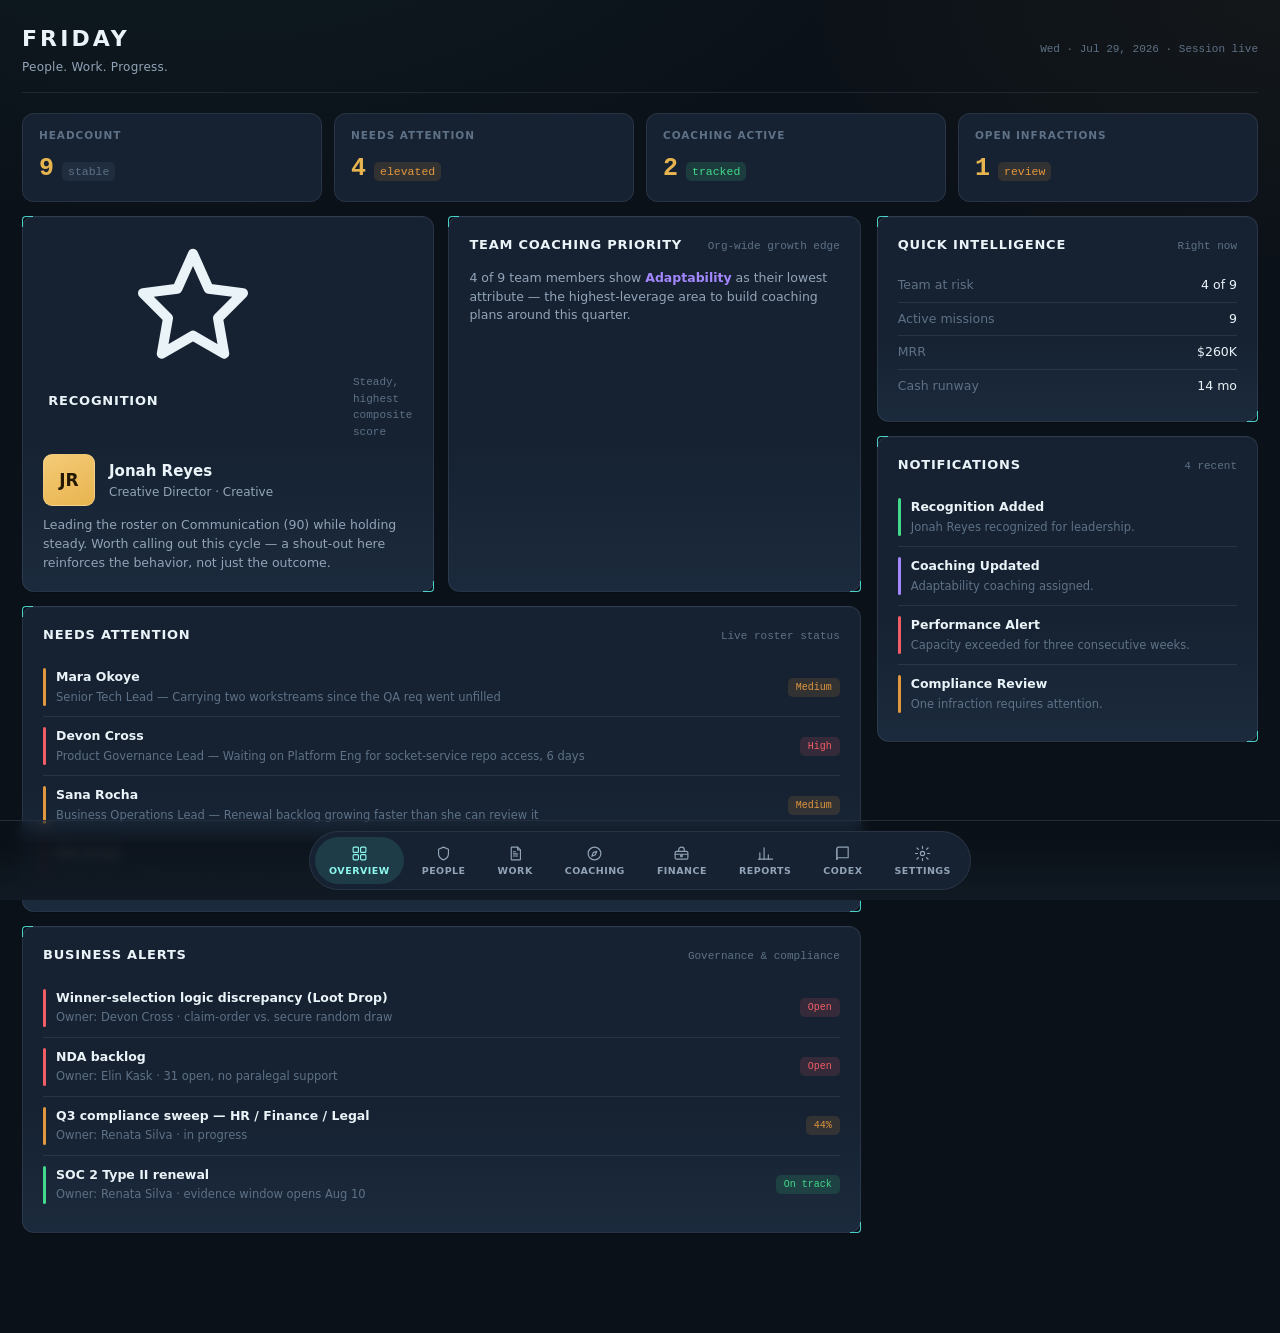
<file: frontend/index.html>
<!DOCTYPE html>
<html lang="en">
<head>
<meta charset="UTF-8">
<meta name="viewport" content="width=device-width, initial-scale=1">
<title>FRIDAY — Business Operating System</title>
<link rel="stylesheet" href="css/styles.css">
</head>
<body>

<svg style="display:none" aria-hidden="true">
  <symbol id="ic-overview" viewBox="0 0 24 24" fill="none" stroke="currentColor" stroke-width="1.6" stroke-linecap="round" stroke-linejoin="round"><rect x="3" y="3" width="7.5" height="7.5" rx="1.5"/><rect x="13.5" y="3" width="7.5" height="7.5" rx="1.5"/><rect x="3" y="13.5" width="7.5" height="7.5" rx="1.5"/><rect x="13.5" y="13.5" width="7.5" height="7.5" rx="1.5"/></symbol>
  <symbol id="ic-people" viewBox="0 0 24 24" fill="none" stroke="currentColor" stroke-width="1.6" stroke-linecap="round" stroke-linejoin="round"><path d="M12 3l7 3v6c0 4.5-3 7.5-7 9-4-1.5-7-4.5-7-9V6l7-3z"/></symbol>
  <symbol id="ic-work" viewBox="0 0 24 24" fill="none" stroke="currentColor" stroke-width="1.6" stroke-linecap="round" stroke-linejoin="round"><path d="M7 3h8l4 4v13a1 1 0 01-1 1H7a1 1 0 01-1-1V4a1 1 0 011-1z"/><path d="M15 3v4h4"/><path d="M9 12.5h6M9 15.5h6M9 9.5h3"/></symbol>
  <symbol id="ic-coaching" viewBox="0 0 24 24" fill="none" stroke="currentColor" stroke-width="1.6" stroke-linecap="round" stroke-linejoin="round"><circle cx="12" cy="12" r="9"/><path d="M15.2 8.8l-2 5-5 2 2-5z"/></symbol>
  <symbol id="ic-finance" viewBox="0 0 24 24" fill="none" stroke="currentColor" stroke-width="1.6" stroke-linecap="round" stroke-linejoin="round"><rect x="3" y="9" width="18" height="11" rx="2"/><path d="M3 13h18"/><circle cx="12" cy="15.5" r="1.3"/><path d="M8 9V7a4 4 0 018 0v2"/></symbol>
  <symbol id="ic-reports" viewBox="0 0 24 24" fill="none" stroke="currentColor" stroke-width="1.6" stroke-linecap="round" stroke-linejoin="round"><path d="M4 20V11M10 20V4M16 20v-6"/><path d="M2 20h20"/></symbol>
  <symbol id="ic-codex" viewBox="0 0 24 24" fill="none" stroke="currentColor" stroke-width="1.6" stroke-linecap="round" stroke-linejoin="round"><path d="M4 5.5A2.5 2.5 0 016.5 3H20v15H6.5A2.5 2.5 0 004 20.5z"/><path d="M4 5.5V20.5"/></symbol>
  <symbol id="ic-settings" viewBox="0 0 24 24" fill="none" stroke="currentColor" stroke-width="1.6" stroke-linecap="round" stroke-linejoin="round"><circle cx="12" cy="12" r="3"/><path d="M12 2v3M12 19v3M4.2 4.2l2.1 2.1M17.7 17.7l2.1 2.1M2 12h3M19 12h3M4.2 19.8l2.1-2.1M17.7 6.3l2.1-2.1"/></symbol>
  <symbol id="ic-target" viewBox="0 0 24 24" fill="none" stroke="currentColor" stroke-width="1.6"><circle cx="12" cy="12" r="8"/><circle cx="12" cy="12" r="4"/><circle cx="12" cy="12" r="0.6" fill="currentColor"/></symbol>
  <symbol id="ic-lock" viewBox="0 0 24 24" fill="none" stroke="currentColor" stroke-width="1.6" stroke-linecap="round" stroke-linejoin="round"><rect x="4" y="10" width="16" height="10" rx="2"/><path d="M8 10V7a4 4 0 018 0v3"/></symbol>
  <symbol id="ic-unlock" viewBox="0 0 24 24" fill="none" stroke="currentColor" stroke-width="1.6" stroke-linecap="round" stroke-linejoin="round"><rect x="4" y="10" width="16" height="10" rx="2"/><path d="M8 10V7a4 4 0 017.8-1.3"/></symbol>
  <symbol id="ic-star" viewBox="0 0 24 24" fill="none" stroke="currentColor" stroke-width="1.6" stroke-linecap="round" stroke-linejoin="round"><path d="M12 3l2.5 5.6L20 9.3l-4 4 1 5.7-5-2.9-5 2.9 1-5.7-4-4 5.5-.7z"/></symbol>
  <symbol id="ic-bell" viewBox="0 0 24 24" fill="none" stroke="currentColor" stroke-width="1.6" stroke-linecap="round" stroke-linejoin="round"><path d="M6 10a6 6 0 0112 0c0 5 2 6 2 6H4s2-1 2-6z"/><path d="M10 20a2 2 0 004 0"/></symbol>
</svg>

<div class="app-shell">

  <header class="top-header">
    <div class="brand">
      <div class="wordmark">FRIDAY</div>
      <div class="tagline">People. Work. Progress.</div>
    </div>
    <div class="clock">Wed · Jul 29, 2026 · Session live</div>
  </header>

  <!-- ================= OVERVIEW ================= -->
  <main class="section-view" id="view-overview">
    <section class="kpi-row" id="ovKpiRow"></section>
    <div class="overview-layout" style="margin-top:14px;">
      <div style="display:flex;flex-direction:column;gap:14px;">
        <section class="grid-2">
          <div class="frame" id="ovRecognition"></div>
          <div class="frame" id="ovCoachingPriority"></div>
        </section>
        <section class="frame">
          <div class="frame-head"><h3>Needs Attention</h3><div class="hint">Live roster status</div></div>
          <div class="list-rows" id="ovAttentionList"></div>
        </section>
        <section class="frame">
          <div class="frame-head"><h3>Business Alerts</h3><div class="hint">Governance &amp; compliance</div></div>
          <div class="list-rows" id="ovAlertsList"></div>
        </section>
      </div>
      <aside style="display:flex;flex-direction:column;gap:14px;">
        <div class="frame">
          <div class="frame-head"><h3>Quick Intelligence</h3><div class="hint">Right now</div></div>
          <div class="record-kv" id="ovQuickIntel"></div>
        </div>
        <div class="frame">
          <div class="frame-head"><h3>Notifications</h3><div class="hint" id="ovNotifCount"></div></div>
          <div class="list-rows" id="ovNotifications"></div>
        </div>
      </aside>
    </div>
  </main>

  <!-- ================= PEOPLE ================= -->
  <main class="section-view" id="view-people" hidden>
    <div class="people-layout">
      <div>
        <div class="frame" style="margin-bottom:12px;">
          <div class="rail-head"><span class="rail-title">Needs Attention</span><span class="rail-count" id="peopleActiveCount"></span></div>
          <div class="list-rows" id="peopleActiveList" style="display:flex;flex-direction:column;gap:8px;"></div>
        </div>
        <div class="frame">
          <div class="rail-head"><span class="rail-title">Steady</span><span class="rail-count" id="peopleBenchCount"></span></div>
          <div class="bench-tiles" id="peopleBenchTiles"></div>
        </div>
      </div>
      <div class="frame profile-panel" id="profilePanel"></div>
    </div>
    <p class="footnote" style="margin-top:14px;">Sample roster — illustrative placeholder data for prototyping. Coaching quests and Personal Record entries you add persist only for this browser session.</p>
  </main>

  <!-- ================= WORK ================= -->
  <main class="section-view" id="view-work" hidden>
    <section class="kpi-row" id="workKpiRow"></section>
    <section class="grid-2" style="margin-top:14px;">
      <div class="frame span-2">
        <div class="frame-head"><h3>Active Missions</h3><div class="hint">Priority-ranked</div></div>
        <div id="workProjectList" style="display:flex;flex-direction:column;gap:12px;"></div>
      </div>
      <div class="frame">
        <div class="frame-head"><h3>Company Activity</h3><div class="hint">Meetings + work moving</div></div>
        <div class="list-rows" id="workActivity"></div>
      </div>
      <div class="frame">
        <div class="frame-head"><h3>Compliance &amp; Governance</h3><div class="hint" id="workComplianceHint"></div></div>
        <div class="list-rows" id="workCompliance"></div>
      </div>
    </section>
  </main>

  <!-- ================= COACHING ================= -->
  <main class="section-view" id="view-coaching" hidden>
    <section class="grid-2">
      <div class="frame" id="coachRecognition"></div>
      <div class="frame" id="coachPriority"></div>
    </section>
    <section class="frame" style="margin-top:14px;">
      <div class="frame-head"><h3>Active Coaching Across the Org</h3><div class="hint" id="coachActiveHint"></div></div>
      <div id="coachActiveList" style="display:flex;flex-direction:column;gap:10px;"></div>
    </section>
    <section class="frame" style="margin-top:14px;">
      <div class="frame-head"><h3>Coaching History</h3><div class="hint">Closed with a logged outcome</div></div>
      <div id="coachHistoryList" style="display:flex;flex-direction:column;gap:10px;"></div>
    </section>
  </main>

  <!-- ================= FINANCE ================= -->
  <main class="section-view" id="view-finance" hidden>
    <section class="kpi-row" id="financeKpiRow"></section>
    <section class="grid-2" style="margin-top:14px;">
      <div class="frame span-2">
        <div class="frame-head"><h3>Revenue vs. Expenses — 6 Months</h3><div class="hint">$K / month</div></div>
        <div class="legend-row">
          <span class="legend-item"><span class="legend-swatch" style="background:var(--gold)"></span>Revenue</span>
          <span class="legend-item"><span class="legend-swatch" style="background:var(--cyan)"></span>Expenses</span>
        </div>
        <div class="chart-svg-wrap" id="financeChart"></div>
      </div>
      <div class="frame">
        <div class="frame-head"><h3>Expense Breakdown</h3><div class="hint" id="financeExpenseHint"></div></div>
        <div class="seq-bars" id="financeExpenseBars"></div>
      </div>
      <div class="frame">
        <div class="frame-head"><h3>Monthly Subscriptions</h3><div class="hint" id="financeSubsHint"></div></div>
        <div class="list-rows" id="financeSubsList"></div>
      </div>
    </section>
  </main>

  <!-- ================= REPORTS ================= -->
  <main class="section-view" id="view-reports" hidden>
    <section class="grid-2">
      <div class="frame">
        <div class="frame-head"><h3>Key Indicators</h3><div class="hint">This quarter</div></div>
        <div class="kpi-row" id="reportsTiles" style="grid-template-columns:repeat(2,1fr);"></div>
      </div>
      <div class="frame">
        <div class="frame-head"><h3>Organization</h3><div class="hint">Reporting lines</div></div>
        <div class="org-mini" id="reportsOrgMini"></div>
      </div>
      <div class="frame">
        <div class="frame-head"><h3>Goals &amp; Objectives</h3><div class="hint">Lowest progress first</div></div>
        <div id="reportsGoals"></div>
      </div>
      <div class="frame">
        <div class="frame-head"><h3>Documents &amp; Assets</h3><div class="hint">Expiring / renewing soon</div></div>
        <div class="list-rows" id="reportsDocs"></div>
      </div>
    </section>
  </main>

  <!-- ================= CODEX ================= -->
  <main class="section-view" id="view-codex" hidden>
    <div class="grid-2">
      <div class="frame">
        <div class="frame-head"><h3>Status Indicators</h3><div class="hint">What each reading means</div></div>
        <div id="codexStatus"></div>
      </div>
      <div class="frame">
        <div class="frame-head"><h3>Core Attributes</h3><div class="hint">The six axes on every radar</div></div>
        <div id="codexAttributes"></div>
      </div>
      <div class="frame span-2">
        <div class="frame-head"><h3>Skill Categories</h3><div class="hint">How individual skills are grouped</div></div>
        <div id="codexSkills"></div>
      </div>
    </div>
  </main>

  <!-- ================= SETTINGS ================= -->
  <main class="section-view" id="view-settings" hidden>
    <div class="frame">
      <div class="frame-head"><h3>Settings</h3><div class="hint">Not yet wired up</div></div>
      <p class="placeholder-note">FRIDAY doesn't have real accounts, auth, or a backend yet — this is a front-end prototype running on sample data in your browser. Settings (roles, notification preferences, data sources, integrations) will live here once that foundation exists. Saying so plainly beats a settings screen that pretends to save something it can't.</p>
    </div>
  </main>

</div>

<nav class="command-bar" aria-label="Primary navigation">
  <div class="command-bar-inner" id="commandBar"></div>
</nav>

<script src="js/app.js"></script>
</body>
</html>
</file>
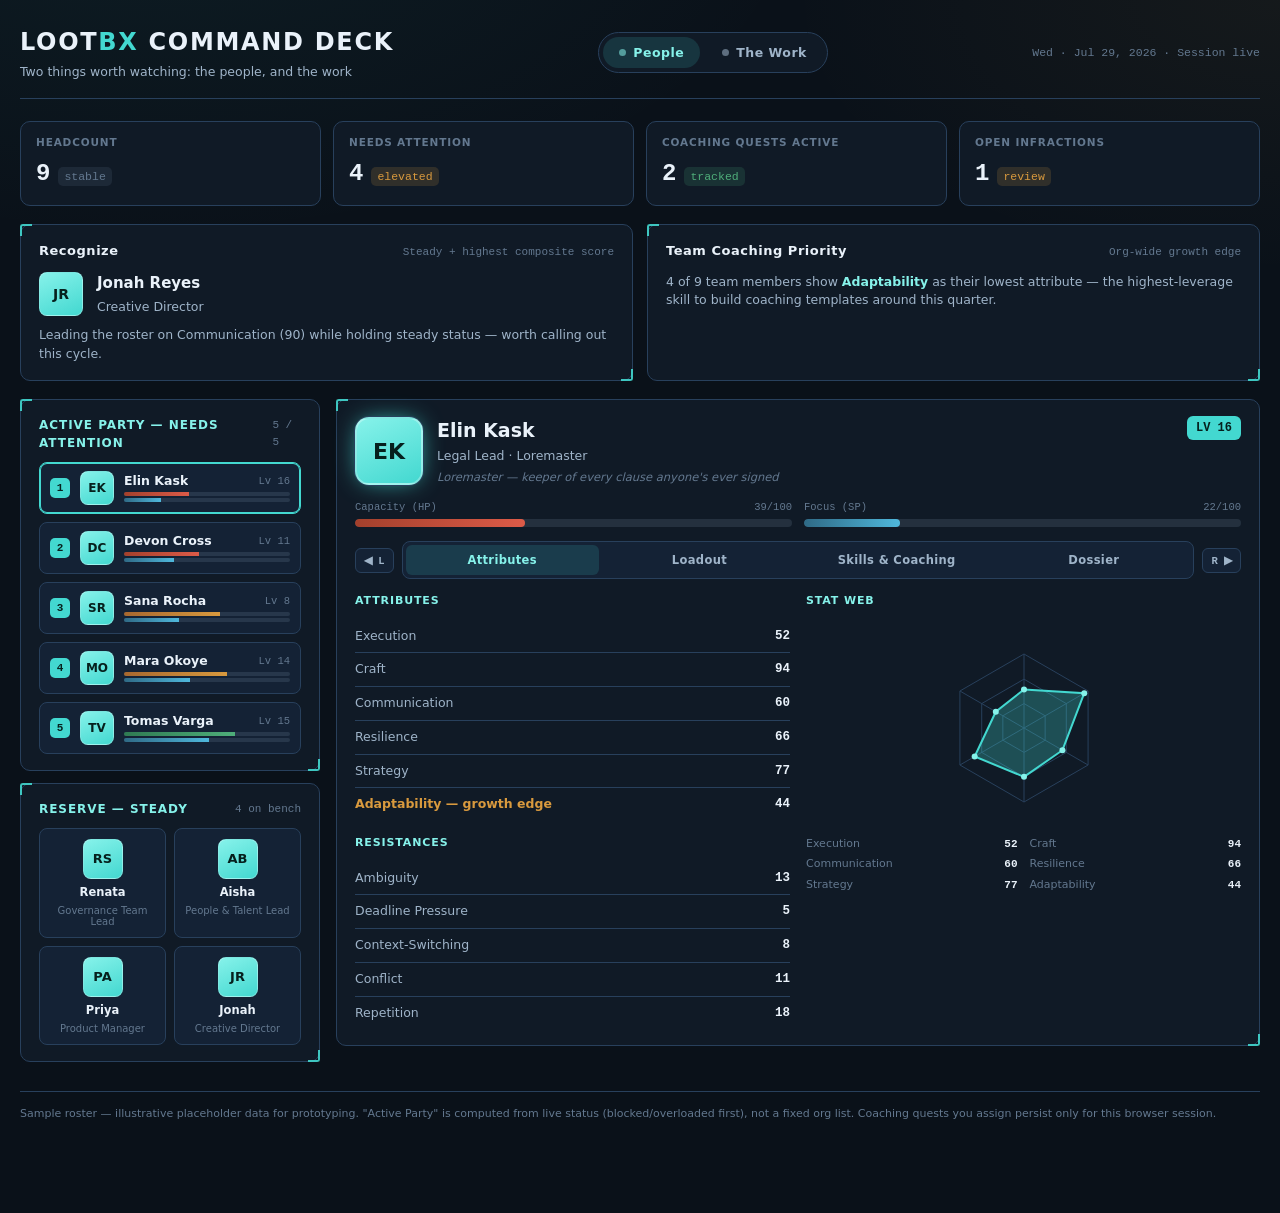
<file: command-deck.html>
<!DOCTYPE html>
<html lang="en">
<head>
<meta charset="UTF-8">
<meta name="viewport" content="width=device-width, initial-scale=1">
<title>LootBX — Command Deck</title>
<style>
  :root {
    --ground: #0a1119;
    --surface: #101a26;
    --surface-raised: #142235;
    --surface-hover: #1c2f45;
    --border: #28405c;
    --border-strong: #3c5c82;
    --text-primary: #eaf2fa;
    --text-secondary: #9fb4c9;
    --text-muted: #63788f;
    --good: #4fae7a;
    --good-soft: rgba(79, 174, 122, 0.16);
    --warning: #d99a3e;
    --warning-soft: rgba(217, 154, 62, 0.16);
    --critical: #dd5b48;
    --critical-soft: rgba(221, 91, 72, 0.16);
    --radius: 10px;
    --font-display: "Segoe UI", ui-sans-serif, system-ui, Arial, sans-serif;
    --font-body: -apple-system, "Segoe UI", ui-sans-serif, system-ui, Helvetica, Arial, sans-serif;
    --font-data: ui-monospace, "SF Mono", "Cascadia Code", Menlo, Consolas, monospace;

    /* mode accents — overridden per view container */
    --party-accent: #43d8d0;
    --party-accent-strong: #86f2ea;
    --party-accent-ink: #06201d;
    --party-accent-soft: rgba(67, 216, 208, 0.14);

    --ops-accent: #e4b24a;
    --ops-accent-strong: #f4c463;
    --ops-accent-ink: #251a04;
    --ops-accent-soft: rgba(228, 178, 74, 0.14);
  }

  * { box-sizing: border-box; }
  html, body { margin: 0; padding: 0; }
  body {
    background:
      radial-gradient(1100px 560px at 12% -8%, rgba(67,216,208,0.06), transparent 60%),
      radial-gradient(900px 500px at 100% 0%, rgba(228,178,74,0.05), transparent 55%),
      var(--ground);
    color: var(--text-primary);
    font-family: var(--font-body);
    line-height: 1.5;
    -webkit-font-smoothing: antialiased;
  }

  @media (prefers-reduced-motion: reduce) { * { animation-duration: 0.001ms !important; transition-duration: 0.001ms !important; } }

  button { cursor: pointer; font-family: inherit; }
  :focus-visible { outline: 2px solid var(--accent-strong, #86f2ea); outline-offset: 2px; }

  .shell { max-width: 1280px; margin: 0 auto; padding: 24px 20px 80px; display: flex; flex-direction: column; gap: 22px; }

  /* ---------- panel frame ---------- */
  .panel { position: relative; background: var(--surface); border: 1px solid var(--border); border-radius: var(--radius); padding: 16px 18px; }
  .panel::before, .panel::after { content: ""; position: absolute; width: 10px; height: 10px; pointer-events: none; opacity: 0.9; }
  .panel::before { top: -1px; left: -1px; border-top: 2px solid var(--accent, var(--party-accent)); border-left: 2px solid var(--accent, var(--party-accent)); border-top-left-radius: 3px; }
  .panel::after { bottom: -1px; right: -1px; border-bottom: 2px solid var(--accent, var(--party-accent)); border-right: 2px solid var(--accent, var(--party-accent)); border-bottom-right-radius: 3px; }

  .eyebrow { font-family: var(--font-display); font-size: 10.5px; font-weight: 700; letter-spacing: 0.14em; text-transform: uppercase; color: var(--text-muted); }
  h1, h2, h3 { font-family: var(--font-display); text-wrap: balance; margin: 0; }

  /* ---------- topbar + mode switch ---------- */
  .topbar { display: flex; align-items: center; justify-content: space-between; gap: 16px; flex-wrap: wrap; border-bottom: 1px solid var(--border); padding-bottom: 16px; }
  .brand { display: flex; flex-direction: column; gap: 3px; }
  .brand .mark { font-family: var(--font-display); font-weight: 800; letter-spacing: 0.07em; font-size: 24px; text-transform: uppercase; }
  .brand .mark span { color: var(--party-accent); }
  .brand .sub { color: var(--text-secondary); font-size: 12.5px; }

  .mode-switch { display: flex; gap: 6px; background: var(--surface); border: 1px solid var(--border); border-radius: 999px; padding: 4px; }
  body.ops-active .mode-switch { --accent-strong: var(--ops-accent-strong); }
  .mode-tab { border: none; background: transparent; color: var(--text-secondary); font-family: var(--font-display); font-weight: 700; font-size: 12.5px; letter-spacing: 0.04em; padding: 8px 16px; border-radius: 999px; display: flex; align-items: center; gap: 7px; transition: background 140ms ease, color 140ms ease; }
  .mode-tab .dot { width: 7px; height: 7px; border-radius: 50%; background: currentColor; opacity: 0.55; }
  .mode-tab.party-tab.active { background: var(--party-accent-soft); color: var(--party-accent-strong); }
  .mode-tab.ops-tab.active { background: var(--ops-accent-soft); color: var(--ops-accent-strong); }
  .mode-tab:not(.active):hover { color: var(--text-primary); }

  .topbar .clock { color: var(--text-muted); font-size: 11.5px; font-family: var(--font-data); }

  .mode-view[hidden] { display: none; }

  /* ================= PARTY MODE ================= */
  .party-mode { --accent: var(--party-accent); --accent-strong: var(--party-accent-strong); --accent-ink: var(--party-accent-ink); --accent-soft: var(--party-accent-soft); display: flex; flex-direction: column; gap: 18px; }

  .party-layout { display: grid; grid-template-columns: 300px 1fr; gap: 16px; align-items: start; }
  @media (max-width: 880px) { .party-layout { grid-template-columns: 1fr; } }

  .rail-head { display: flex; align-items: center; justify-content: space-between; margin-bottom: 10px; }
  .rail-title { font-family: var(--font-display); font-size: 12px; font-weight: 700; letter-spacing: 0.08em; text-transform: uppercase; color: var(--accent-strong); }
  .rail-count { font-family: var(--font-data); font-size: 11px; color: var(--text-muted); }

  .slot-list { display: flex; flex-direction: column; gap: 8px; }
  .slot-card { display: flex; align-items: center; gap: 10px; width: 100%; text-align: left; background: var(--surface-raised); border: 1px solid var(--border); border-radius: 8px; padding: 8px 10px; color: var(--text-primary); transition: border-color 130ms ease, background 130ms ease; }
  .slot-card:hover { border-color: var(--border-strong); background: var(--surface-hover); }
  .slot-card.selected { border-color: var(--accent); box-shadow: 0 0 0 1px var(--accent) inset; }
  .slot-num { width: 20px; height: 20px; border-radius: 5px; background: var(--accent); color: var(--accent-ink); font-family: var(--font-data); font-size: 11px; font-weight: 700; display: flex; align-items: center; justify-content: center; flex: 0 0 auto; }
  .portrait { width: 34px; height: 34px; border-radius: 8px; flex: 0 0 auto; display: flex; align-items: center; justify-content: center; font-family: var(--font-display); font-weight: 800; font-size: 12px; color: var(--accent-ink); background: linear-gradient(155deg, var(--accent-strong), var(--accent)); border: 1px solid rgba(255,255,255,0.25); }
  .slot-meta { min-width: 0; flex: 1; display: flex; flex-direction: column; gap: 4px; }
  .slot-name-row { display: flex; align-items: center; justify-content: space-between; gap: 6px; }
  .slot-name { font-size: 12.5px; font-weight: 700; white-space: nowrap; overflow: hidden; text-overflow: ellipsis; }
  .slot-lv { font-family: var(--font-data); font-size: 10.5px; color: var(--text-muted); flex: 0 0 auto; }
  .mini-bars { display: flex; flex-direction: column; gap: 2px; }
  .mini-track { height: 4px; border-radius: 3px; background: rgba(159,180,201,0.14); overflow: hidden; }
  .mini-fill { display: block; height: 100%; }
  .mini-fill.hp { background: linear-gradient(90deg, #2f7a52, var(--good)); }
  .mini-fill.hp.warn { background: linear-gradient(90deg, #a6672f, var(--warning)); }
  .mini-fill.hp.crit { background: linear-gradient(90deg, #a3402c, var(--critical)); }
  .mini-fill.sp { background: linear-gradient(90deg, #2f6a86, #4fb8dc); }
  .badge-tag { font-family: var(--font-data); font-size: 9px; font-weight: 700; letter-spacing: 0.03em; padding: 1px 6px; border-radius: 4px; flex: 0 0 auto; }
  .badge-tag.urgent { color: var(--critical); background: var(--critical-soft); }
  .badge-tag.steady { color: var(--good); background: var(--good-soft); }

  .roster-tiles { display: grid; grid-template-columns: repeat(2, 1fr); gap: 8px; }
  .roster-tile { display: flex; flex-direction: column; align-items: center; gap: 6px; background: var(--surface-raised); border: 1px solid var(--border); border-radius: 8px; padding: 10px 6px; color: var(--text-primary); transition: border-color 130ms ease, background 130ms ease; }
  .roster-tile:hover { border-color: var(--border-strong); background: var(--surface-hover); }
  .roster-tile.selected { border-color: var(--accent); box-shadow: 0 0 0 1px var(--accent) inset; }
  .roster-tile .portrait { width: 40px; height: 40px; font-size: 13px; }
  .roster-tile .rname { font-size: 11.5px; font-weight: 700; text-align: center; }
  .roster-tile .rrole { font-size: 10px; color: var(--text-muted); text-align: center; display: -webkit-box; -webkit-line-clamp: 2; -webkit-box-orient: vertical; overflow: hidden; }

  /* ---- detail panel ---- */
  .detail-panel { display: flex; flex-direction: column; gap: 14px; }
  .detail-header { display: flex; gap: 14px; align-items: center; }
  .detail-portrait { width: 68px; height: 68px; border-radius: 14px; flex: 0 0 auto; display: flex; align-items: center; justify-content: center; font-family: var(--font-display); font-weight: 800; font-size: 22px; color: var(--accent-ink); background: linear-gradient(155deg, var(--accent-strong), var(--accent)); border: 2px solid rgba(255,255,255,0.3); box-shadow: 0 0 0 1px var(--border), 0 0 24px -6px var(--accent); }
  .detail-id { display: flex; flex-direction: column; gap: 3px; min-width: 0; flex: 1; }
  .detail-name { font-size: 19px; font-weight: 800; }
  .detail-role { font-size: 12.5px; color: var(--text-secondary); }
  .detail-flavor { font-size: 11.5px; color: var(--text-muted); font-style: italic; }
  .detail-lv { font-family: var(--font-data); font-size: 12px; font-weight: 700; color: var(--accent-ink); background: var(--accent); padding: 3px 9px; border-radius: 6px; flex: 0 0 auto; align-self: flex-start; }

  .status-bar-row { display: grid; grid-template-columns: 1fr 1fr; gap: 12px; }
  .status-bar { display: flex; flex-direction: column; gap: 3px; }
  .status-bar-label { display: flex; justify-content: space-between; font-family: var(--font-data); font-size: 10.5px; color: var(--text-muted); }
  .bar-track { height: 8px; border-radius: 4px; background: rgba(159,180,201,0.14); overflow: hidden; }
  .bar-fill { display: block; height: 100%; border-radius: 4px; }

  /* tab bar w/ shoulder pills */
  .tab-nav { display: flex; align-items: center; gap: 8px; }
  .shoulder-btn { background: var(--surface-raised); border: 1px solid var(--border); color: var(--text-secondary); font-family: var(--font-data); font-size: 10.5px; font-weight: 700; padding: 5px 8px; border-radius: 6px; flex: 0 0 auto; }
  .shoulder-btn:hover { border-color: var(--accent); color: var(--accent-strong); }
  .tab-bar { display: flex; gap: 4px; flex: 1; background: var(--surface-raised); border: 1px solid var(--border); border-radius: 8px; padding: 3px; overflow-x: auto; }
  .tab-btn { flex: 1; white-space: nowrap; background: transparent; border: none; color: var(--text-secondary); font-family: var(--font-display); font-size: 11.5px; font-weight: 700; letter-spacing: 0.03em; padding: 8px 10px; border-radius: 6px; }
  .tab-btn.active { background: var(--accent-soft); color: var(--accent-strong); }
  .tab-btn:not(.active):hover { color: var(--text-primary); }

  .tab-content { display: grid; grid-template-columns: 1fr 1fr; gap: 16px; }
  @media (max-width: 720px) { .tab-content { grid-template-columns: 1fr; } }
  .tab-content.single { grid-template-columns: 1fr; }

  .subpanel-title { font-family: var(--font-display); font-size: 11px; font-weight: 700; letter-spacing: 0.08em; text-transform: uppercase; color: var(--accent-strong); margin-bottom: 10px; }

  .attr-list { display: flex; flex-direction: column; }
  .attr-row { display: flex; align-items: center; justify-content: space-between; padding: 7px 0; border-bottom: 1px solid var(--border); font-size: 12.5px; }
  .attr-row:last-child { border-bottom: none; }
  .attr-row .aname { color: var(--text-secondary); }
  .attr-row .aval { font-family: var(--font-data); font-weight: 700; color: var(--text-primary); }

  .radar-wrap { display: flex; flex-direction: column; align-items: center; gap: 8px; }
  .radar-wrap svg { max-width: 100%; height: auto; }
  .radar-legend { display: grid; grid-template-columns: repeat(2, 1fr); gap: 4px 12px; width: 100%; font-size: 11px; }
  .radar-legend-item { display: flex; justify-content: space-between; color: var(--text-muted); }
  .radar-legend-item b { color: var(--text-primary); font-family: var(--font-data); }

  .loadout-list { display: flex; flex-direction: column; }
  .loadout-row { display: flex; align-items: center; gap: 10px; padding: 8px 0; border-bottom: 1px solid var(--border); }
  .loadout-row:last-child { border-bottom: none; }
  .loadout-icon { width: 26px; height: 26px; border-radius: 6px; background: var(--surface-raised); border: 1px solid var(--border); display: flex; align-items: center; justify-content: center; flex: 0 0 auto; color: var(--accent-strong); }
  .loadout-icon svg { width: 14px; height: 14px; }
  .loadout-text { flex: 1; min-width: 0; display: flex; flex-direction: column; gap: 1px; }
  .loadout-slot { font-size: 10px; text-transform: uppercase; letter-spacing: 0.05em; color: var(--text-muted); }
  .loadout-name { font-size: 12.5px; font-weight: 600; overflow: hidden; text-overflow: ellipsis; white-space: nowrap; }
  .loadout-name.empty { color: var(--text-muted); font-style: italic; font-weight: 400; }
  .loadout-power { font-family: var(--font-data); font-size: 12px; color: var(--accent-strong); font-weight: 700; flex: 0 0 auto; }

  .buffer-line { display: flex; justify-content: space-between; align-items: center; margin-top: 10px; padding-top: 10px; border-top: 1px dashed var(--border); font-size: 12px; color: var(--text-secondary); }
  .buffer-line b { color: var(--accent-strong); font-family: var(--font-data); }

  .skills-grid { display: grid; grid-template-columns: repeat(auto-fill, minmax(150px, 1fr)); gap: 10px; }
  .skill-tile { background: var(--surface-raised); border: 1px solid var(--border); border-radius: 8px; padding: 10px; display: flex; flex-direction: column; gap: 6px; }
  .skill-name { font-size: 12px; font-weight: 700; }
  .pip-row { display: flex; gap: 3px; }
  .pip { width: 12px; height: 6px; border-radius: 2px; background: rgba(159,180,201,0.18); }
  .pip.filled { background: var(--accent); }

  .coach-list { display: flex; flex-direction: column; gap: 8px; margin-top: 12px; }
  .coach-item { background: var(--surface-raised); border: 1px solid var(--border); border-radius: 8px; padding: 9px 11px; display: flex; flex-direction: column; gap: 3px; }
  .coach-item .head { display: flex; justify-content: space-between; gap: 8px; font-size: 12px; font-weight: 700; color: var(--accent-strong); }
  .coach-item .evidence { font-size: 11.5px; color: var(--text-secondary); }
  .coach-item .due { font-family: var(--font-data); font-size: 10px; color: var(--text-muted); }
  .coach-empty { font-size: 12px; color: var(--text-muted); font-style: italic; }

  .coach-form { display: flex; flex-direction: column; gap: 9px; margin-top: 12px; }
  .field { display: flex; flex-direction: column; gap: 4px; }
  .field label { font-size: 10.5px; text-transform: uppercase; letter-spacing: 0.05em; color: var(--text-muted); font-weight: 600; }
  .field select, .field input, .field textarea { background: var(--ground); border: 1px solid var(--border); color: var(--text-primary); border-radius: 6px; padding: 7px 9px; font-family: var(--font-body); font-size: 12.5px; }
  .field select:focus, .field input:focus, .field textarea:focus { border-color: var(--accent); }
  .field textarea { resize: vertical; min-height: 50px; }
  .submit-btn { background: var(--accent); color: var(--accent-ink); border: none; border-radius: 7px; padding: 9px 14px; font-weight: 700; font-size: 12.5px; font-family: var(--font-display); letter-spacing: 0.03em; }
  .submit-btn:hover { background: var(--accent-strong); }

  .roles-kv { display: flex; flex-direction: column; }
  .kv-row { display: flex; justify-content: space-between; gap: 10px; padding: 7px 0; border-bottom: 1px solid var(--border); font-size: 12.5px; }
  .kv-row:last-child { border-bottom: none; }
  .kv-row .k { color: var(--text-muted); }
  .kv-row .v { color: var(--text-primary); text-align: right; }
  .chip-list { display: flex; flex-wrap: wrap; gap: 6px; margin-top: 4px; }
  .plain-chip { font-size: 11px; background: var(--surface-raised); border: 1px solid var(--border); border-radius: 6px; padding: 3px 8px; color: var(--text-secondary); }

  /* ================= OPS MODE ================= */
  .ops-mode { --accent: var(--ops-accent); --accent-strong: var(--ops-accent-strong); --accent-ink: var(--ops-accent-ink); --accent-soft: var(--ops-accent-soft); display: flex; flex-direction: column; gap: 18px; }

  .kpi-row { display: grid; grid-template-columns: repeat(4, 1fr); gap: 12px; }
  @media (max-width: 900px) { .kpi-row { grid-template-columns: repeat(2, 1fr); } }
  .kpi { background: var(--surface); border: 1px solid var(--border); border-radius: var(--radius); padding: 13px 15px; display: flex; flex-direction: column; gap: 5px; }
  .kpi .label { font-size: 10.5px; text-transform: uppercase; letter-spacing: 0.08em; color: var(--text-muted); font-weight: 600; }
  .kpi .value-row { display: flex; align-items: baseline; gap: 8px; }
  .kpi .value { font-family: var(--font-data); font-variant-numeric: tabular-nums; font-size: 24px; font-weight: 600; }
  .kpi .delta { font-size: 11.5px; font-family: var(--font-data); padding: 1px 6px; border-radius: 5px; }
  .delta.good { color: var(--good); background: var(--good-soft); }
  .delta.warning { color: var(--warning); background: var(--warning-soft); }
  .delta.flat { color: var(--text-muted); background: rgba(99,120,143,0.16); }

  .ops-grid { display: grid; grid-template-columns: repeat(2, 1fr); gap: 14px; }
  @media (max-width: 900px) { .ops-grid { grid-template-columns: 1fr; } }
  .ops-grid .span2 { grid-column: 1 / -1; }

  .panel-head { display: flex; align-items: baseline; justify-content: space-between; gap: 10px; margin-bottom: 12px; }
  .panel-head h3 { font-size: 13px; letter-spacing: 0.04em; }
  .panel-head .hint { font-size: 11px; color: var(--text-muted); font-family: var(--font-data); }

  .chart-svg-wrap { overflow-x: auto; }
  .legend-row { display: flex; gap: 14px; margin-bottom: 10px; font-size: 11.5px; }
  .legend-item { display: flex; align-items: center; gap: 6px; color: var(--text-secondary); }
  .legend-swatch { width: 10px; height: 10px; border-radius: 3px; }

  .seq-bars { display: flex; flex-direction: column; gap: 10px; }
  .seq-row { display: flex; flex-direction: column; gap: 3px; }
  .seq-label-row { display: flex; justify-content: space-between; font-size: 12px; }
  .seq-label-row .n { color: var(--text-secondary); }
  .seq-label-row .v { font-family: var(--font-data); color: var(--text-primary); font-weight: 600; }
  .seq-track { height: 10px; border-radius: 5px; background: rgba(159,180,201,0.12); overflow: hidden; }
  .seq-fill { height: 100%; border-radius: 5px; }

  .list-rows { display: flex; flex-direction: column; }
  .list-row { display: flex; align-items: flex-start; gap: 10px; padding: 9px 0; border-bottom: 1px solid var(--border); }
  .list-row:last-child { border-bottom: none; }
  .list-row .stripe { width: 3px; align-self: stretch; border-radius: 2px; flex: 0 0 auto; }
  .stripe.good { background: var(--good); } .stripe.warning { background: var(--warning); } .stripe.critical { background: var(--critical); }
  .list-row .body { flex: 1; min-width: 0; display: flex; flex-direction: column; gap: 2px; }
  .list-row .title { font-size: 12.5px; font-weight: 600; }
  .list-row .sub { font-size: 11.5px; color: var(--text-muted); }
  .list-row .tag { font-family: var(--font-data); font-size: 10px; padding: 2px 7px; border-radius: 5px; flex: 0 0 auto; align-self: center; }
  .tag.good { color: var(--good); background: var(--good-soft); } .tag.warning { color: var(--warning); background: var(--warning-soft); } .tag.critical { color: var(--critical); background: var(--critical-soft); }

  .goal-row { display: flex; flex-direction: column; gap: 4px; padding: 8px 0; border-bottom: 1px solid var(--border); }
  .goal-row:last-child { border-bottom: none; }
  .goal-top { display: flex; justify-content: space-between; font-size: 12.5px; }
  .goal-top .owner { color: var(--text-muted); font-size: 11px; }

  .report-tiles { display: grid; grid-template-columns: repeat(2, 1fr); gap: 10px; }
  .report-tile { background: var(--surface-raised); border: 1px solid var(--border); border-radius: 8px; padding: 12px; display: flex; flex-direction: column; gap: 3px; }
  .report-tile .rt-label { font-size: 11px; color: var(--text-muted); }
  .report-tile .rt-value { font-family: var(--font-data); font-size: 19px; font-weight: 700; }

  .org-mini { display: flex; flex-direction: column; align-items: center; gap: 10px; }
  .org-node { border: 1px solid var(--border); background: var(--surface-raised); border-radius: 7px; padding: 6px 12px; font-size: 12px; font-weight: 700; text-align: center; }
  .org-branches { display: flex; gap: 24px; position: relative; padding-top: 18px; }
  .org-branches::before { content: ""; position: absolute; top: 0; left: 50%; width: 1px; height: 18px; background: var(--border-strong); }
  .org-col { display: flex; flex-direction: column; align-items: center; gap: 8px; position: relative; }
  .org-col::before { content: ""; position: absolute; top: -18px; left: 50%; width: 1px; height: 18px; background: var(--border-strong); }
  .org-leaf-group { display: flex; flex-wrap: wrap; justify-content: center; gap: 6px; max-width: 220px; }
  .org-leaf { font-size: 10.5px; background: var(--surface); border: 1px solid var(--border); border-radius: 6px; padding: 4px 8px; color: var(--text-secondary); }
  .org-leaf.sub { border-style: dashed; }

  .footnote { font-size: 11px; color: var(--text-muted); border-top: 1px solid var(--border); padding-top: 14px; }
</style>
</head>
<body>

<svg style="display:none" aria-hidden="true">
  <symbol id="ic-sword" viewBox="0 0 24 24" fill="none" stroke="currentColor" stroke-width="2" stroke-linecap="round" stroke-linejoin="round"><path d="M14.5 3.5L20.5 9.5 10 20l-4-4z"/><path d="M7 17l-4 4"/><path d="M13 6l5 5"/></symbol>
  <symbol id="ic-shieldeq" viewBox="0 0 24 24" fill="none" stroke="currentColor" stroke-width="2" stroke-linecap="round" stroke-linejoin="round"><path d="M12 3l7 3v6c0 4.5-3 7.5-7 9-4-1.5-7-4.5-7-9V6l7-3z"/></symbol>
  <symbol id="ic-book" viewBox="0 0 24 24" fill="none" stroke="currentColor" stroke-width="2" stroke-linecap="round" stroke-linejoin="round"><path d="M4 5.5A2.5 2.5 0 016.5 3H20v15H6.5A2.5 2.5 0 004 20.5z"/><path d="M4 5.5V20.5"/></symbol>
  <symbol id="ic-medal" viewBox="0 0 24 24" fill="none" stroke="currentColor" stroke-width="2" stroke-linecap="round" stroke-linejoin="round"><circle cx="12" cy="14" r="6"/><path d="M9 3l3 6 3-6"/></symbol>
  <symbol id="ic-gear" viewBox="0 0 24 24" fill="none" stroke="currentColor" stroke-width="2" stroke-linecap="round" stroke-linejoin="round"><circle cx="12" cy="12" r="3"/><path d="M12 2v3M12 19v3M4.2 4.2l2.1 2.1M17.7 17.7l2.1 2.1M2 12h3M19 12h3M4.2 19.8l2.1-2.1M17.7 6.3l2.1-2.1"/></symbol>
  <symbol id="ic-target" viewBox="0 0 24 24" fill="none" stroke="currentColor" stroke-width="2"><circle cx="12" cy="12" r="8"/><circle cx="12" cy="12" r="4"/><circle cx="12" cy="12" r="0.6" fill="currentColor"/></symbol>
</svg>

<div class="shell">

  <header class="topbar">
    <div class="brand">
      <div class="mark">Loot<span>BX</span> Command Deck</div>
      <div class="sub">Two things worth watching: the people, and the work</div>
    </div>
    <div class="mode-switch" role="tablist" aria-label="Deck">
      <button class="mode-tab party-tab active" id="tabPartyBtn" role="tab" aria-selected="true"><span class="dot"></span>People</button>
      <button class="mode-tab ops-tab" id="tabOpsBtn" role="tab" aria-selected="false"><span class="dot"></span>The Work</button>
    </div>
    <div class="clock">Wed · Jul 29, 2026 · Session live</div>
  </header>

  <!-- ================= PARTY VIEW ================= -->
  <main class="mode-view party-mode" id="partyView">
    <section class="kpi-row" id="peopleKpiRow"></section>
    <section class="ops-grid">
      <div class="panel" id="recognizePanel"></div>
      <div class="panel" id="coachPriorityPanel"></div>
    </section>
    <div class="party-layout">
      <div>
        <div class="panel" style="margin-bottom:12px;">
          <div class="rail-head"><span class="rail-title">Active Party — needs attention</span><span class="rail-count" id="activeCount"></span></div>
          <div class="slot-list" id="slotList"></div>
        </div>
        <div class="panel">
          <div class="rail-head"><span class="rail-title">Reserve — steady</span><span class="rail-count" id="reserveCount"></span></div>
          <div class="roster-tiles" id="reserveTiles"></div>
        </div>
      </div>

      <div class="panel detail-panel" id="detailPanel"></div>
    </div>
    <p class="footnote">Sample roster — illustrative placeholder data for prototyping. "Active Party" is computed from live status (blocked/overloaded first), not a fixed org list. Coaching quests you assign persist only for this browser session.</p>
  </main>

  <!-- ================= OPS VIEW ================= -->
  <main class="mode-view ops-mode" id="opsView" hidden>
    <section class="kpi-row" id="opsKpiRow"></section>

    <section class="ops-grid">
      <div class="panel span2">
        <div class="panel-head"><h3>Finance &amp; P&amp;L — last 6 months</h3><div class="hint">$K / month</div></div>
        <div class="legend-row">
          <span class="legend-item"><span class="legend-swatch" style="background:var(--accent)"></span>Revenue</span>
          <span class="legend-item"><span class="legend-swatch" style="background:#5c7ea3"></span>Expenses</span>
        </div>
        <div class="chart-svg-wrap" id="plChart"></div>
      </div>

      <div class="panel">
        <div class="panel-head"><h3>Expense Breakdown — Jul</h3><div class="hint" id="expenseTotalHint"></div></div>
        <div class="seq-bars" id="expenseBars"></div>
      </div>

      <div class="panel">
        <div class="panel-head"><h3>Monthly Subscriptions</h3><div class="hint" id="subsTotalHint"></div></div>
        <div class="list-rows" id="subsList"></div>
      </div>

      <div class="panel span2">
        <div class="panel-head"><h3>Company Activity</h3><div class="hint">Meetings set + work moving</div></div>
        <div class="list-rows" id="activityFeed"></div>
      </div>

      <div class="panel">
        <div class="panel-head"><h3>Infractions &amp; Compliance</h3><div class="hint" id="complianceCountHint"></div></div>
        <div class="list-rows" id="complianceList"></div>
      </div>

      <div class="panel">
        <div class="panel-head"><h3>Notifications &amp; Approvals</h3><div class="hint">Pending queue</div></div>
        <div class="list-rows" id="approvalList"></div>
      </div>

      <div class="panel">
        <div class="panel-head"><h3>Goals &amp; Objectives</h3><div class="hint">Lowest progress first</div></div>
        <div id="goalList"></div>
      </div>

      <div class="panel">
        <div class="panel-head"><h3>Documents &amp; Assets</h3><div class="hint">Expiring / renewing soon</div></div>
        <div class="list-rows" id="docList"></div>
      </div>

      <div class="panel">
        <div class="panel-head"><h3>Reports &amp; Analytics</h3><div class="hint">Quick reference</div></div>
        <div class="report-tiles" id="reportTiles"></div>
      </div>

      <div class="panel">
        <div class="panel-head"><h3>Organization Management</h3><div class="hint">Reporting lines</div></div>
        <div class="org-mini" id="orgMini"></div>
      </div>
    </section>
    <p class="footnote">Finance, compliance, document, attendance and turnover figures are illustrative placeholders for prototyping — wire to real payroll/finance/legal/HRIS sources before relying on them.</p>
  </main>

</div>

<script>
(function () {
  "use strict";

  var STATS = ["Execution", "Craft", "Communication", "Resilience", "Strategy", "Adaptability"];

  var people = [
    { id:"mara", name:"Mara Okoye", role:"Senior Tech Lead", cls:"Architect-Mage", level:14,
      hp:62, hpMax:100, sp:40, spMax:100,
      stats:{Execution:85,Craft:88,Communication:62,Resilience:58,Strategy:66,Adaptability:71},
      resistances:{Ambiguity:12,"Deadline Pressure":9,"Context-Switching":6,Conflict:10,Repetition:14},
      loadout:[
        {slot:"Primary Focus", name:"Loot Drop Socket Migration", power:18},
        {slot:"Secondary Focus", name:"Platform Reliability", power:14},
        {slot:"Core Toolkit", name:"Systems Architecture", power:17},
        {slot:"Certification", name:"AWS Solutions Architect", power:12},
        {slot:"Support Process", name:"On-call Rotation", power:10}
      ],
      skills:[{name:"System Design",lvl:5},{name:"Mentorship",lvl:2},{name:"Incident Response",lvl:4},{name:"Cross-team Comms",lvl:2},{name:"Roadmapping",lvl:3}],
      roles:{reportsTo:"CTO", directReports:["2 backend engineers","1 SRE"], tenure:"3.4 yrs", orgLabel:"Tech"},
      flavor:"Architect-Mage — turns tangled systems into clean spellwork",
      buffer:38, quest:{title:"Loot Drop socket-service migration", progress:58},
      struggle:"Carrying two workstreams since the QA req went unfilled",
      nextCheckin:{date:"Jul 30", type:"1:1"},
      infractions:[],
      leave:{balance:9, takenYTD:6, upcoming:null},
      coaching:[{skill:"Communication", goal:"Present the Q1 architecture review without over-explaining edge cases", evidence:"Q1 review ran 40 minutes over its slot", due:"Apr 2026", status:"completed", outcome:"Q2 review finished on time; peer feedback improved"}] },

    { id:"priya", name:"Priya Anand", role:"Product Manager", cls:"Tactician", level:9,
      hp:84, hpMax:100, sp:75, spMax:100,
      stats:{Execution:70,Craft:75,Communication:88,Resilience:73,Strategy:78,Adaptability:80},
      resistances:{Ambiguity:17,"Deadline Pressure":10,"Context-Switching":15,Conflict:9,Repetition:7},
      loadout:[
        {slot:"Primary Focus", name:"Loot Drop v2 Reward Spec", power:11},
        {slot:"Secondary Focus", name:"Roadmap Planning", power:10},
        {slot:"Core Toolkit", name:"Product Analytics Suite", power:12},
        {slot:"Certification", name:"None on file", power:0},
        {slot:"Support Process", name:"Backlog Grooming", power:8}
      ],
      skills:[{name:"Spec Writing",lvl:4},{name:"Prioritization",lvl:4},{name:"User Research",lvl:3},{name:"Stakeholder Alignment",lvl:4},{name:"Data Analysis",lvl:3}],
      roles:{reportsTo:"CTO", directReports:[], tenure:"1.9 yrs", orgLabel:"Product"},
      flavor:"Tactician — sequences the plan so nobody's blocked twice",
      buffer:66, quest:{title:"Loot Drop v2 reward-type expansion spec", progress:35},
      struggle:null, nextCheckin:{date:"Aug 4", type:"goal review"},
      infractions:[],
      leave:{balance:14, takenYTD:3, upcoming:null},
      coaching:[] },

    { id:"devon", name:"Devon Cross", role:"Product Governance Lead", cls:"Auditor-Sentinel", level:11,
      hp:45, hpMax:100, sp:30, spMax:100,
      stats:{Execution:60,Craft:90,Communication:58,Resilience:55,Strategy:70,Adaptability:52},
      resistances:{Ambiguity:15,"Deadline Pressure":7,"Context-Switching":9,Conflict:8,Repetition:12},
      loadout:[
        {slot:"Primary Focus", name:"Loot Drop Governance Audit", power:16},
        {slot:"Secondary Focus", name:"Admin Panel Review", power:11},
        {slot:"Core Toolkit", name:"Code Audit Playbook", power:15},
        {slot:"Certification", name:"Security Compliance Cert", power:13},
        {slot:"Support Process", name:"Escalation Protocol", power:6}
      ],
      skills:[{name:"Root-cause Analysis",lvl:5},{name:"Technical Writing",lvl:4},{name:"Cross-team Escalation",lvl:2},{name:"Threat Modeling",lvl:3},{name:"Stakeholder Comms",lvl:2}],
      roles:{reportsTo:"COO", directReports:[], tenure:"2.1 yrs", orgLabel:"Product Gov."},
      flavor:"Auditor-Sentinel — finds the one path nobody tested",
      buffer:21, quest:{title:"Reconcile winner-selection logic — claim-order vs. secure random draw (Go socket service)", progress:70},
      struggle:"Waiting on Platform Eng for socket-service repo access, 6 days",
      nextCheckin:{date:"Jul 31", type:"blocker review"},
      infractions:[],
      leave:{balance:11, takenYTD:5, upcoming:null},
      coaching:[{skill:"Communication", goal:"Escalate cross-team blockers within 48h instead of waiting them out", evidence:"Socket-service access request sat 4 days before Devon flagged it", due:"Aug 8", status:"active"}] },

    { id:"renata", name:"Renata Silva", role:"Governance Team Lead", cls:"Warden", level:13,
      hp:71, hpMax:100, sp:58, spMax:100,
      stats:{Execution:68,Craft:80,Communication:74,Resilience:84,Strategy:72,Adaptability:63},
      resistances:{Ambiguity:14,"Deadline Pressure":13,"Context-Switching":10,Conflict:15,Repetition:9},
      loadout:[
        {slot:"Primary Focus", name:"Q3 Compliance Sweep", power:14},
        {slot:"Secondary Focus", name:"Policy Framework", power:12},
        {slot:"Core Toolkit", name:"Audit Checklist Suite", power:13},
        {slot:"Certification", name:"GRC Practitioner", power:11},
        {slot:"Support Process", name:"Incident Log Review", power:9}
      ],
      skills:[{name:"Policy Design",lvl:4},{name:"Cross-functional Coordination",lvl:4},{name:"Risk Assessment",lvl:5},{name:"Coaching",lvl:3},{name:"Negotiation",lvl:2}],
      roles:{reportsTo:"COO", directReports:["Aisha Bello (HR)","Tomas Varga (Finance)","Elin Kask (Legal)"], tenure:"4.0 yrs", orgLabel:"Governance"},
      flavor:"Warden — keeps the walls standing so everyone else can build",
      buffer:55, quest:{title:"Q3 compliance audit sweep — HR, Finance, Legal", progress:44},
      struggle:null, nextCheckin:{date:"Aug 6", type:"1:1"},
      infractions:[],
      leave:{balance:6, takenYTD:12, upcoming:null},
      coaching:[] },

    { id:"sana", name:"Sana Rocha", role:"Business Operations Lead", cls:"Ranger", level:8,
      hp:58, hpMax:100, sp:33, spMax:100,
      stats:{Execution:74,Craft:66,Communication:69,Resilience:57,Strategy:55,Adaptability:72},
      resistances:{Ambiguity:10,"Deadline Pressure":6,"Context-Switching":13,Conflict:7,Repetition:8},
      loadout:[
        {slot:"Primary Focus", name:"Vendor Contract Renewals", power:10},
        {slot:"Secondary Focus", name:"Logistics Coverage", power:9},
        {slot:"Core Toolkit", name:"Contract Tracker", power:8},
        {slot:"Certification", name:"None on file", power:0},
        {slot:"Support Process", name:"Renewal Reminders", power:6}
      ],
      skills:[{name:"Vendor Negotiation",lvl:3},{name:"Process Design",lvl:2},{name:"Contract Review",lvl:2},{name:"Prioritization",lvl:2},{name:"Time Management",lvl:2}],
      roles:{reportsTo:"COO", directReports:[], tenure:"1.3 yrs", orgLabel:"Biz Ops"},
      flavor:"Ranger — covers more ground than the headcount suggests",
      buffer:24, quest:{title:"Vendor contract renewals — logistics", progress:20},
      struggle:"Renewal backlog growing faster than she can review it",
      nextCheckin:{date:"Aug 1", type:"1:1"},
      infractions:[{date:"Jun 12", note:"Missed a vendor renewal deadline — verbal reminder given, no repeat since", severity:"low"}],
      leave:{balance:4, takenYTD:3, upcoming:{start:"Aug 4", end:"Aug 8"}},
      coaching:[] },

    { id:"jonah", name:"Jonah Reyes", role:"Creative Director", cls:"Bard", level:10,
      hp:88, hpMax:100, sp:70, spMax:100,
      stats:{Execution:79,Craft:84,Communication:90,Resilience:68,Strategy:74,Adaptability:77},
      resistances:{Ambiguity:16,"Deadline Pressure":11,"Context-Switching":14,Conflict:12,Repetition:6},
      loadout:[
        {slot:"Primary Focus", name:"Loot Drop Launch Campaign", power:15},
        {slot:"Secondary Focus", name:"Brand Refresh", power:10},
        {slot:"Core Toolkit", name:"Creative Pipeline Suite", power:13},
        {slot:"Certification", name:"None on file", power:0},
        {slot:"Support Process", name:"Creator Relations", power:11}
      ],
      skills:[{name:"Storytelling",lvl:5},{name:"Art Direction",lvl:4},{name:"Campaign Strategy",lvl:3},{name:"Cross-team Pitching",lvl:4},{name:"Budget Planning",lvl:2}],
      roles:{reportsTo:"CTO", directReports:["2 designers","1 copywriter"], tenure:"2.8 yrs", orgLabel:"Creative"},
      flavor:"Bard — turns a feature list into a reason to care",
      buffer:62, quest:{title:"Loot Drop launch campaign — creator kit", progress:66},
      struggle:null, nextCheckin:{date:"Aug 5", type:"goal review"},
      infractions:[],
      leave:{balance:12, takenYTD:4, upcoming:null},
      coaching:[] },

    { id:"aisha", name:"Aisha Bello", role:"People & Talent Lead", cls:"Cleric", level:12,
      hp:80, hpMax:100, sp:62, spMax:100,
      stats:{Execution:66,Craft:78,Communication:92,Resilience:80,Strategy:61,Adaptability:68},
      resistances:{Ambiguity:11,"Deadline Pressure":12,"Context-Switching":9,Conflict:17,Repetition:10},
      loadout:[
        {slot:"Primary Focus", name:"Onboarding Skill-Tree Refresh", power:12},
        {slot:"Secondary Focus", name:"Talent Pipeline", power:10},
        {slot:"Core Toolkit", name:"HRIS Platform", power:14},
        {slot:"Certification", name:"SHRM-CP", power:13},
        {slot:"Support Process", name:"Exit Interview Protocol", power:8}
      ],
      skills:[{name:"Conflict Mediation",lvl:5},{name:"Coaching",lvl:4},{name:"Talent Sourcing",lvl:3},{name:"Employment Law Basics",lvl:3},{name:"Onboarding Design",lvl:4}],
      roles:{reportsTo:"Renata Silva", directReports:["1 recruiter","1 HR generalist"], tenure:"3.6 yrs", orgLabel:"HR"},
      flavor:"Cleric — the team's HP bar stays green because of her",
      buffer:58, quest:{title:"Refresh onboarding skill-tree templates", progress:51},
      struggle:null, nextCheckin:{date:"Jul 30", type:"1:1"},
      infractions:[],
      leave:{balance:8, takenYTD:8, upcoming:null},
      coaching:[{skill:"Strategy", goal:"Bring a phased staffing plan, not just a headcount ask, to review", evidence:"Q4 headcount request lacked a phasing plan and got sent back", due:"Feb 2026", status:"completed", outcome:"Q1 headcount plan approved on first pass"}] },

    { id:"tomas", name:"Tomas Varga", role:"Finance Lead", cls:"Alchemist", level:15,
      hp:67, hpMax:100, sp:51, spMax:100,
      stats:{Execution:62,Craft:89,Communication:54,Resilience:76,Strategy:80,Adaptability:50},
      resistances:{Ambiguity:9,"Deadline Pressure":14,"Context-Switching":7,Conflict:6,Repetition:15},
      loadout:[
        {slot:"Primary Focus", name:"Q4 Runway Model", power:14},
        {slot:"Secondary Focus", name:"Payroll Ops", power:16},
        {slot:"Core Toolkit", name:"Financial Modeling Suite", power:17},
        {slot:"Certification", name:"CFA Level II", power:15},
        {slot:"Support Process", name:"Expense Approval Queue", power:9}
      ],
      skills:[{name:"Financial Modeling",lvl:5},{name:"Forecasting",lvl:5},{name:"Board Reporting",lvl:3},{name:"Cross-team Budgeting",lvl:2},{name:"Vendor Cost Analysis",lvl:3}],
      roles:{reportsTo:"Renata Silva", directReports:["1 AP/AR analyst"], tenure:"4.7 yrs", orgLabel:"Finance"},
      flavor:"Alchemist — transmutes spreadsheets into runway",
      buffer:47, quest:{title:"Runway model refresh for Q4", progress:30},
      struggle:null, nextCheckin:{date:"Aug 3", type:"finance snapshot"},
      infractions:[],
      leave:{balance:15, takenYTD:1, upcoming:null},
      coaching:[{skill:"Communication", goal:"Share the Q4 model draft with COO before it's finished, not after", evidence:"Q2 model surprised the leadership review by 2 weeks", due:"Aug 3", status:"active"}] },

    { id:"elin", name:"Elin Kask", role:"Legal Lead", cls:"Loremaster", level:16,
      hp:39, hpMax:100, sp:22, spMax:100,
      stats:{Execution:52,Craft:94,Communication:60,Resilience:66,Strategy:77,Adaptability:44},
      resistances:{Ambiguity:13,"Deadline Pressure":5,"Context-Switching":8,Conflict:11,Repetition:18},
      loadout:[
        {slot:"Primary Focus", name:"NDA Backlog Clearance", power:11},
        {slot:"Secondary Focus", name:"Partnership Agreements", power:13},
        {slot:"Core Toolkit", name:"Contract Repository", power:16},
        {slot:"Certification", name:"Bar Admission", power:18},
        {slot:"Support Process", name:"Paralegal Support", power:0}
      ],
      skills:[{name:"Contract Drafting",lvl:5},{name:"Risk Flagging",lvl:5},{name:"IP Strategy",lvl:4},{name:"Negotiation",lvl:3},{name:"Regulatory Research",lvl:4}],
      roles:{reportsTo:"Renata Silva", directReports:[], tenure:"5.2 yrs", orgLabel:"Legal"},
      flavor:"Loremaster — keeper of every clause anyone's ever signed",
      buffer:14, quest:{title:"NDA backlog clearance", progress:22},
      struggle:"NDA queue at 31 open, no paralegal support since April",
      nextCheckin:{date:"Jul 30", type:"blocker review"},
      infractions:[],
      leave:{balance:3, takenYTD:2, upcoming:null},
      coaching:[] }
  ];

  var peopleById = {};
  people.forEach(function (p) { peopleById[p.id] = p; p.morale = Math.round(p.stats.Resilience / 10); });

  function severity(p) {
    if (p.struggle && p.hp < 50) return 3;
    if (p.struggle || p.hp < 65) return 2;
    return 1;
  }
  var ranked = people.slice().sort(function (a, b) { return severity(b) - severity(a) || a.hp - b.hp; });
  var activeParty = ranked.slice(0, 5);
  var reserve = ranked.slice(5);

  var selectedId = activeParty[0].id;
  var activeTab = "attributes";

  function icon(id) { return '<svg><use href="#' + id + '"></use></svg>'; }
  function hpClass(pct) { return pct < 50 ? "crit" : pct < 65 ? "warn" : ""; }
  function esc(s) { return String(s).replace(/&/g, "&amp;").replace(/</g, "&lt;").replace(/>/g, "&gt;").replace(/"/g, "&quot;"); }

  function parseCheckinDate(str) { return new Date("2026 " + str); }
  function lowestStat(p) { var low = null; STATS.forEach(function (k) { if (!low || p.stats[k] < p.stats[low]) low = k; }); return low; }
  function highestStat(p) { var high = null; STATS.forEach(function (k) { if (!high || p.stats[k] > p.stats[high]) high = k; }); return high; }
  function avgStat(p) { return STATS.reduce(function (s, k) { return s + p.stats[k]; }, 0) / STATS.length; }

  /* ---------- Party rail ---------- */
  function renderRail() {
    document.getElementById("activeCount").textContent = activeParty.length + " / 5";
    document.getElementById("reserveCount").textContent = reserve.length + " on bench";

    document.getElementById("slotList").innerHTML = activeParty.map(function (p, i) {
      var hpPct = Math.round(p.hp / p.hpMax * 100), spPct = Math.round(p.sp / p.spMax * 100);
      return '<button class="slot-card' + (p.id === selectedId ? " selected" : "") + '" data-select="' + p.id + '">' +
        '<span class="slot-num">' + (i + 1) + '</span>' +
        '<span class="portrait">' + initials(p.name) + '</span>' +
        '<span class="slot-meta">' +
          '<span class="slot-name-row"><span class="slot-name">' + p.name + '</span><span class="slot-lv">Lv ' + p.level + '</span></span>' +
          '<span class="mini-bars">' +
            '<span class="mini-track"><span class="mini-fill hp ' + hpClass(hpPct) + '" style="width:' + hpPct + '%"></span></span>' +
            '<span class="mini-track"><span class="mini-fill sp" style="width:' + spPct + '%"></span></span>' +
          '</span>' +
        '</span>' +
        '</button>';
    }).join("");

    document.getElementById("reserveTiles").innerHTML = reserve.map(function (p) {
      return '<button class="roster-tile' + (p.id === selectedId ? " selected" : "") + '" data-select="' + p.id + '">' +
        '<span class="portrait">' + initials(p.name) + '</span>' +
        '<span class="rname">' + p.name.split(" ")[0] + '</span>' +
        '<span class="rrole">' + p.role + '</span>' +
        '</button>';
    }).join("");
  }

  function initials(name) { return name.split(" ").map(function (w) { return w[0]; }).join(""); }

  /* ---------- People KPIs + Spotlight ---------- */
  function renderPeopleKPIs() {
    var activeCoaching = people.reduce(function (n, p) { return n + p.coaching.filter(function (c) { return c.status !== "completed"; }).length; }, 0);
    var openInfractions = people.reduce(function (n, p) { return n + p.infractions.length; }, 0);
    var needsAttention = people.filter(function (p) { return severity(p) > 1; }).length;
    var kpis = [
      { label: "Headcount", value: String(people.length), delta: "stable", tone: "flat" },
      { label: "Needs Attention", value: String(needsAttention), delta: needsAttention > 3 ? "elevated" : "normal", tone: needsAttention > 3 ? "warning" : "good" },
      { label: "Coaching Quests Active", value: String(activeCoaching), delta: "tracked", tone: "good" },
      { label: "Open Infractions", value: String(openInfractions), delta: openInfractions > 0 ? "review" : "clean", tone: openInfractions > 0 ? "warning" : "good" }
    ];
    document.getElementById("peopleKpiRow").innerHTML = kpis.map(function (k) {
      return '<div class="kpi"><div class="label">' + k.label + '</div><div class="value-row"><span class="value">' + k.value + '</span><span class="delta ' + k.tone + '">' + k.delta + '</span></div></div>';
    }).join("");
  }

  function renderSpotlight() {
    var pool = reserve.length ? reserve : people;
    var best = pool.slice().sort(function (a, b) { return avgStat(b) - avgStat(a); })[0];
    var bestKey = highestStat(best);
    document.getElementById("recognizePanel").innerHTML =
      '<div class="panel-head"><h3>Recognize</h3><div class="hint">Steady + highest composite score</div></div>' +
      '<div class="detail-header" style="align-items:center;">' +
        '<span class="portrait" style="width:44px;height:44px;font-size:14px;">' + initials(best.name) + '</span>' +
        '<span class="detail-id"><span class="detail-name" style="font-size:15px;">' + best.name + '</span><span class="detail-role">' + best.role + '</span></span>' +
      '</div>' +
      '<p style="font-size:12.5px;color:var(--text-secondary);margin:10px 0 0;">Leading the roster on ' + bestKey + ' (' + best.stats[bestKey] + ') while holding steady status — worth calling out this cycle.</p>';

    var counts = {};
    people.forEach(function (p) { var l = lowestStat(p); counts[l] = (counts[l] || 0) + 1; });
    var topGap = Object.keys(counts).sort(function (a, b) { return counts[b] - counts[a]; })[0];
    document.getElementById("coachPriorityPanel").innerHTML =
      '<div class="panel-head"><h3>Team Coaching Priority</h3><div class="hint">Org-wide growth edge</div></div>' +
      '<p style="font-size:12.5px;color:var(--text-secondary);">' + counts[topGap] + ' of ' + people.length + ' team members show <strong style="color:var(--accent-strong);">' + topGap + '</strong> as their lowest attribute — the highest-leverage skill to build coaching templates around this quarter.</p>';
  }

  /* ---------- Radar chart ---------- */
  function buildRadar(stats) {
    var keys = STATS, n = keys.length, cx = 100, cy = 100, R = 74;
    var rings = [0.33, 0.66, 1].map(function (f) {
      var pts = keys.map(function (_, i) {
        var a = (-90 + i * 360 / n) * Math.PI / 180;
        return (cx + Math.cos(a) * R * f) + "," + (cy + Math.sin(a) * R * f);
      }).join(" ");
      return '<polygon points="' + pts + '" fill="none" stroke="var(--border)" stroke-width="1" />';
    }).join("");
    var axes = keys.map(function (_, i) {
      var a = (-90 + i * 360 / n) * Math.PI / 180;
      var x = cx + Math.cos(a) * R, y = cy + Math.sin(a) * R;
      return '<line x1="' + cx + '" y1="' + cy + '" x2="' + x + '" y2="' + y + '" stroke="var(--border)" stroke-width="1" />';
    }).join("");
    var dataPts = keys.map(function (k, i) {
      var a = (-90 + i * 360 / n) * Math.PI / 180;
      var v = stats[k] / 100;
      return (cx + Math.cos(a) * R * v) + "," + (cy + Math.sin(a) * R * v);
    });
    var dots = keys.map(function (k, i) {
      var a = (-90 + i * 360 / n) * Math.PI / 180;
      var v = stats[k] / 100;
      var x = cx + Math.cos(a) * R * v, y = cy + Math.sin(a) * R * v;
      return '<circle cx="' + x + '" cy="' + y + '" r="3" fill="var(--accent-strong)" />';
    }).join("");

    return '<svg viewBox="0 0 200 200" width="200" height="200">' + rings + axes +
      '<polygon points="' + dataPts.join(" ") + '" fill="var(--accent)" fill-opacity="0.28" stroke="var(--accent)" stroke-width="2" />' +
      dots + '</svg>';
  }

  /* ---------- Detail panel ---------- */
  var TAB_LABELS = { attributes: "Attributes", loadout: "Loadout", skills: "Skills & Coaching", roles: "Dossier" };
  var TAB_ORDER = ["attributes", "loadout", "skills", "roles"];

  function cycleTab(dir) {
    var idx = TAB_ORDER.indexOf(activeTab);
    idx = (idx + dir + TAB_ORDER.length) % TAB_ORDER.length;
    activeTab = TAB_ORDER[idx];
    renderDetail();
  }

  function renderDetail() {
    var p = peopleById[selectedId];
    var hpPct = Math.round(p.hp / p.hpMax * 100), spPct = Math.round(p.sp / p.spMax * 100);

    var header =
      '<div class="detail-header">' +
        '<span class="detail-portrait">' + initials(p.name) + '</span>' +
        '<span class="detail-id">' +
          '<span class="detail-name">' + p.name + '</span>' +
          '<span class="detail-role">' + p.role + ' · ' + p.cls + '</span>' +
          '<span class="detail-flavor">' + p.flavor + '</span>' +
        '</span>' +
        '<span class="detail-lv">LV ' + p.level + '</span>' +
      '</div>' +
      '<div class="status-bar-row">' +
        '<div class="status-bar"><div class="status-bar-label"><span>Capacity (HP)</span><span>' + p.hp + '/' + p.hpMax + '</span></div>' +
          '<div class="bar-track"><div class="bar-fill mini-fill hp ' + hpClass(hpPct) + '" style="width:' + hpPct + '%"></div></div></div>' +
        '<div class="status-bar"><div class="status-bar-label"><span>Focus (SP)</span><span>' + p.sp + '/' + p.spMax + '</span></div>' +
          '<div class="bar-track"><div class="bar-fill mini-fill sp" style="width:' + spPct + '%"></div></div></div>' +
      '</div>';

    var tabNav = '<div class="tab-nav">' +
      '<button class="shoulder-btn" id="tabPrev">◀ L</button>' +
      '<div class="tab-bar" role="tablist" aria-label="Character sheet sections">' + TAB_ORDER.map(function (t) {
        return '<button class="tab-btn' + (t === activeTab ? " active" : "") + '" data-tab="' + t + '" role="tab" aria-selected="' + (t === activeTab) + '">' + TAB_LABELS[t] + '</button>';
      }).join("") + '</div>' +
      '<button class="shoulder-btn" id="tabNext">R ▶</button>' +
      '</div>';

    var body = "";
    if (activeTab === "attributes") {
      var lowK = lowestStat(p);
      var attrRows = STATS.map(function (k) {
        return '<div class="attr-row"><span class="aname"' + (k === lowK ? ' style="color:var(--warning);font-weight:700;"' : '') + '>' + k + (k === lowK ? " — growth edge" : "") + '</span><span class="aval">' + p.stats[k] + '</span></div>';
      }).join("");
      var resRows = Object.keys(p.resistances).map(function (k) { return '<div class="attr-row"><span class="aname">' + k + '</span><span class="aval">' + p.resistances[k] + '</span></div>'; }).join("");
      var legend = STATS.map(function (k) { return '<div class="radar-legend-item"><span>' + k + '</span><b>' + p.stats[k] + '</b></div>'; }).join("");
      body = '<div class="tab-content">' +
        '<div><div class="subpanel-title">Attributes</div><div class="attr-list">' + attrRows + '</div>' +
          '<div class="subpanel-title" style="margin-top:14px;">Resistances</div><div class="attr-list">' + resRows + '</div></div>' +
        '<div class="radar-wrap"><div class="subpanel-title" style="align-self:flex-start;">Stat Web</div>' + buildRadar(p.stats) +
          '<div class="radar-legend">' + legend + '</div></div>' +
      '</div>';
    } else if (activeTab === "loadout") {
      var iconMap = { "Primary Focus": "ic-sword", "Secondary Focus": "ic-sword", "Core Toolkit": "ic-gear", "Certification": "ic-medal", "Support Process": "ic-shieldeq" };
      var rows = p.loadout.map(function (l) {
        return '<div class="loadout-row"><span class="loadout-icon">' + icon(iconMap[l.slot] || "ic-gear") + '</span>' +
          '<span class="loadout-text"><span class="loadout-slot">' + l.slot + '</span>' +
          '<span class="loadout-name' + (l.power === 0 ? " empty" : "") + '">' + l.name + '</span></span>' +
          '<span class="loadout-power">' + (l.power === 0 ? "—" : l.power) + '</span></div>';
      }).join("");
      body = '<div class="tab-content single"><div><div class="subpanel-title">Equipped Loadout</div>' +
        '<div class="loadout-list">' + rows + '</div>' +
        '<div class="buffer-line"><span>Deadline Buffer</span><b>' + p.buffer + '%</b></div></div></div>';
    } else if (activeTab === "skills") {
      var skillTiles = p.skills.map(function (s) {
        var pips = "";
        for (var i = 0; i < 5; i++) pips += '<span class="pip' + (i < s.lvl ? " filled" : "") + '"></span>';
        return '<div class="skill-tile"><span class="skill-name">' + s.name + '</span><span class="pip-row">' + pips + '</span></div>';
      }).join("");
      var activeCoaching = p.coaching.filter(function (c) { return c.status !== "completed"; });
      var pastCoaching = p.coaching.filter(function (c) { return c.status === "completed"; });
      var coachRows = activeCoaching.length ? activeCoaching.map(function (c) {
        return '<div class="coach-item"><div class="head"><span>' + esc(c.skill) + '</span><span class="due">Due ' + esc(c.due) + '</span></div>' +
          '<div class="evidence"><strong>Target:</strong> ' + esc(c.goal) + '</div><div class="evidence"><strong>Evidence:</strong> ' + esc(c.evidence) + '</div></div>';
      }).join("") : '<div class="coach-empty">No active coaching quests.</div>';
      var historyRows = pastCoaching.length ? pastCoaching.map(function (c) {
        return '<div class="coach-item" style="opacity:0.75;"><div class="head"><span>✓ ' + esc(c.skill) + '</span><span class="due">Closed ' + esc(c.due) + '</span></div>' +
          '<div class="evidence"><strong>Target:</strong> ' + esc(c.goal) + '</div><div class="evidence"><strong>Outcome:</strong> ' + esc(c.outcome) + '</div></div>';
      }).join("") : '<div class="coach-empty">No closed coaching quests yet.</div>';
      var statOptions = STATS.map(function (k) { return '<option value="' + k + '"' + (k === lowestStat(p) ? " selected" : "") + '>' + k + ' — ' + p.stats[k] + '</option>'; }).join("");
      body = '<div class="tab-content"><div><div class="subpanel-title">Skill Tree</div><div class="skills-grid">' + skillTiles + '</div></div>' +
        '<div><div class="subpanel-title">Active Coaching</div><div class="coach-list">' + coachRows + '</div>' +
        '<div class="subpanel-title" style="margin-top:12px;">Coaching History</div><div class="coach-list">' + historyRows + '</div>' +
        '<form class="coach-form" id="coachForm">' +
          '<div class="field"><label for="skillSel">Skill focus</label><select id="skillSel">' + statOptions + '</select></div>' +
          '<div class="field"><label for="goalInput">Coaching target</label><input id="goalInput" type="text" placeholder="e.g. Flag blockers within 48 hours" required /></div>' +
          '<div class="field"><label for="evInput">Evidence</label><textarea id="evInput" placeholder="What you observed that prompted this" required></textarea></div>' +
          '<div class="field"><label for="dueInput">Check back by</label><input id="dueInput" type="text" placeholder="e.g. Aug 12" required /></div>' +
          '<button type="submit" class="submit-btn">Assign Coaching Quest</button>' +
        '</form></div></div>';
    } else if (activeTab === "roles") {
      var reports = p.roles.directReports.length ? p.roles.directReports.map(function (d) { return '<span class="plain-chip">' + d + '</span>'; }).join("") : '<span class="plain-chip">No direct reports</span>';
      var leaveRow = p.leave.upcoming
        ? '<div class="kv-row"><span class="k">Upcoming leave</span><span class="v">' + p.leave.upcoming.start + '–' + p.leave.upcoming.end + '</span></div>'
        : '<div class="kv-row"><span class="k">Upcoming leave</span><span class="v">None scheduled</span></div>';
      var infractionRows = p.infractions.length
        ? p.infractions.map(function (inf) {
            return '<div class="list-row"><span class="stripe ' + (inf.severity === "low" ? "warning" : "critical") + '"></span>' +
              '<span class="body"><span class="title">' + inf.date + '</span><span class="sub">' + inf.note + '</span></span></div>';
          }).join("")
        : '<div class="coach-empty">No infractions on record.</div>';
      body = '<div class="tab-content"><div>' +
        '<div class="subpanel-title">Role Sheet</div>' +
        '<div class="roles-kv">' +
        '<div class="kv-row"><span class="k">Reports to</span><span class="v">' + p.roles.reportsTo + '</span></div>' +
        '<div class="kv-row"><span class="k">Tenure</span><span class="v">' + p.roles.tenure + '</span></div>' +
        '<div class="kv-row"><span class="k">Morale (LP)</span><span class="v">' + p.morale + ' / 10</span></div>' +
        '<div class="kv-row"><span class="k">Next check-in</span><span class="v">' + p.nextCheckin.date + ' · ' + p.nextCheckin.type + '</span></div>' +
        '</div>' +
        '<div class="subpanel-title" style="margin-top:12px;">Direct Reports</div><div class="chip-list">' + reports + '</div>' +
        '<div class="subpanel-title" style="margin-top:12px;">Active Quest</div>' +
        '<div class="loadout-row" style="border-bottom:none;"><span class="loadout-icon">' + icon("ic-target") + '</span>' +
        '<span class="loadout-text"><span class="loadout-name">' + p.quest.title + '</span></span></div>' +
        '<div class="bar-track"><div class="bar-fill mini-fill sp" style="width:' + p.quest.progress + '%"></div></div>' +
        (p.struggle ? '<div class="detail-flavor" style="color:var(--warning);margin-top:8px;">⚠ ' + p.struggle + '</div>' : '') +
        '</div>' +
        '<div>' +
        '<div class="subpanel-title">Leave</div>' +
        '<div class="roles-kv">' +
        '<div class="kv-row"><span class="k">Balance</span><span class="v">' + p.leave.balance + ' days</span></div>' +
        '<div class="kv-row"><span class="k">Taken YTD</span><span class="v">' + p.leave.takenYTD + ' days</span></div>' +
        leaveRow +
        '</div>' +
        '<div class="subpanel-title" style="margin-top:12px;">Infractions</div>' +
        '<div class="list-rows">' + infractionRows + '</div>' +
        '</div></div>';
    }

    document.getElementById("detailPanel").innerHTML = header + tabNav + body;

    document.getElementById("tabPrev").addEventListener("click", function () { cycleTab(-1); });
    document.getElementById("tabNext").addEventListener("click", function () { cycleTab(1); });
    Array.prototype.forEach.call(document.querySelectorAll("[data-tab]"), function (btn) {
      btn.addEventListener("click", function () { activeTab = btn.getAttribute("data-tab"); renderDetail(); });
    });
    var form = document.getElementById("coachForm");
    if (form) {
      form.addEventListener("submit", function (e) {
        e.preventDefault();
        var skill = document.getElementById("skillSel").value;
        var goal = document.getElementById("goalInput").value.trim();
        var ev = document.getElementById("evInput").value.trim();
        var due = document.getElementById("dueInput").value.trim();
        if (!goal || !ev || !due) return;
        p.coaching.unshift({ skill: skill, goal: goal, evidence: ev, due: due, status: "active" });
        renderDetail();
        renderPeopleKPIs();
      });
    }
  }

  document.addEventListener("click", function (e) {
    var sel = e.target.closest("[data-select]");
    if (sel) { selectedId = sel.getAttribute("data-select"); activeTab = "attributes"; renderRail(); renderDetail(); }
  });

  /* ---------- Mode switch ---------- */
  document.getElementById("tabPartyBtn").addEventListener("click", function () { setMode("party"); });
  document.getElementById("tabOpsBtn").addEventListener("click", function () { setMode("ops"); });
  function setMode(mode) {
    var isParty = mode === "party";
    document.getElementById("partyView").hidden = !isParty;
    document.getElementById("opsView").hidden = isParty;
    document.getElementById("tabPartyBtn").classList.toggle("active", isParty);
    document.getElementById("tabPartyBtn").setAttribute("aria-selected", String(isParty));
    document.getElementById("tabOpsBtn").classList.toggle("active", !isParty);
    document.getElementById("tabOpsBtn").setAttribute("aria-selected", String(!isParty));
    document.body.classList.toggle("ops-active", !isParty);
  }

  /* ================= OPS DATA + RENDER ================= */
  var plMonths = [
    { m: "Feb", rev: 195, exp: 210 },
    { m: "Mar", rev: 205, exp: 215 },
    { m: "Apr", rev: 215, exp: 218 },
    { m: "May", rev: 230, exp: 224 },
    { m: "Jun", rev: 248, exp: 230 },
    { m: "Jul", rev: 260, exp: 232 }
  ];
  var subscriptions = [
    { tool: "AWS", category: "Infrastructure", monthly: 8.4, renews: "Monthly" },
    { tool: "Datadog", category: "Observability", monthly: 2.1, renews: "Monthly" },
    { tool: "Segment", category: "Analytics", monthly: 1.65, renews: "Monthly" },
    { tool: "Twilio", category: "Notifications", monthly: 1.24, renews: "Monthly" },
    { tool: "Zendesk", category: "Support", monthly: 0.89, renews: "Sep 2026" },
    { tool: "GitHub + CI", category: "Dev tooling", monthly: 0.76, renews: "Nov 2026" },
    { tool: "Google Workspace", category: "Productivity", monthly: 0.56, renews: "Monthly" },
    { tool: "Cloudflare", category: "Infrastructure", monthly: 0.48, renews: "Monthly" },
    { tool: "Slack", category: "Productivity", monthly: 0.41, renews: "Feb 2027" },
    { tool: "Figma", category: "Design", monthly: 0.34, renews: "Nov 2026" },
    { tool: "LaunchDarkly", category: "Dev tooling", monthly: 0.31, renews: "Monthly" },
    { tool: "PagerDuty", category: "Observability", monthly: 0.22, renews: "Monthly" },
    { tool: "Notion", category: "Productivity", monthly: 0.18, renews: "Monthly" }
  ];
  var toolsInfraTotal = Math.round(subscriptions.reduce(function (s, x) { return s + x.monthly; }, 0));
  var expenseCats = [
    { name: "Payroll", value: 232 - (34 + toolsInfraTotal + 15 + 13) },
    { name: "Marketing", value: 34 },
    { name: "Tools & Infra", value: toolsInfraTotal },
    { name: "Legal & Compliance", value: 15 },
    { name: "Ops & Logistics", value: 13 }
  ];

  var activityFeed = [
    { type: "meeting", date: "Jul 30", title: "1:1 — Mara Okoye", sub: "Capacity check-in, socket migration status" },
    { type: "meeting", date: "Jul 30", title: "1:1 — Aisha Bello", sub: "Onboarding template refresh sync" },
    { type: "meeting", date: "Jul 31", title: "Blocker review — Devon Cross", sub: "Socket-service repo access escalation" },
    { type: "work", date: "Jul 28", title: "NDA backlog: 3 cleared", sub: "Elin Kask — queue down to 31" },
    { type: "work", date: "Jul 26", title: "Creator kit assets delivered", sub: "Jonah Reyes — Loot Drop launch campaign" },
    { type: "meeting", date: "Aug 1", title: "1:1 — Sana Rocha", sub: "Vendor renewal backlog" },
    { type: "work", date: "Jul 24", title: "Q3 HR audit pass complete", sub: "Renata Silva — compliance sweep, 1 of 3 legs done" },
    { type: "meeting", date: "Aug 3", title: "Finance snapshot — Tomas Varga", sub: "Q4 runway model review" },
    { type: "work", date: "Jul 23", title: "Loot Drop socket migration — staging deploy", sub: "Mara Okoye — pending Devon's audit sign-off" },
    { type: "meeting", date: "Aug 4", title: "Goal review — Priya Anand", sub: "Loot Drop v2 reward-type spec" }
  ];
  var complianceItems = [
    { title: "Winner-selection logic discrepancy (Loot Drop)", sub: "Owner: Devon Cross · claim-order vs. secure random draw", sev: "critical", tag: "Open" },
    { title: "NDA backlog", sub: "Owner: Elin Kask · 31 open, no paralegal support", sev: "critical", tag: "Open" },
    { title: "Q3 compliance sweep — HR / Finance / Legal", sub: "Owner: Renata Silva · in progress", sev: "warning", tag: "44%" },
    { title: "SOC 2 Type II renewal", sub: "Owner: Renata Silva · evidence window opens Aug 10", sev: "good", tag: "On track" }
  ];
  var approvals = [
    { title: "PTO request — Sana Rocha", sub: "Aug 4–8", sev: "warning", tag: "Pending" },
    { title: "Expense report — Jonah Reyes", sub: "$2,340 · campaign spend", sev: "warning", tag: "Pending" },
    { title: "NDA countersignature — Elin Kask", sub: "Partnership agreement", sev: "critical", tag: "Pending" },
    { title: "Payroll adjustment — Tomas Varga", sub: "Q3 bonus accrual correction", sev: "warning", tag: "Pending" }
  ];
  var docs = [
    { title: "Vendor MSA — CloudHost Inc.", sub: "Renews Aug 15", sev: "warning", tag: "16d" },
    { title: "SOC 2 Type II certification", sub: "Expires Sep 1", sev: "warning", tag: "33d" },
    { title: "Streamer Partnership Agreement — Creator Guild", sub: "Renews Aug 20", sev: "good", tag: "21d" },
    { title: "D&O Insurance Policy", sub: "Renews Oct 3", sev: "good", tag: "65d" }
  ];

  function renderOpsKPIs() {
    var last = plMonths[plMonths.length - 1], prev = plMonths[plMonths.length - 2];
    var netLast = last.rev - last.exp, netPrev = prev.rev - prev.exp;
    var kpis = [
      { label: "MRR", value: "$" + last.rev + "K", delta: "+" + Math.round((last.rev-prev.rev)/prev.rev*100) + "% MoM", tone: "good" },
      { label: "Net (Rev − Exp)", value: (netLast >= 0 ? "+$" : "−$") + Math.abs(netLast) + "K", delta: netLast > netPrev ? "widening" : "narrowing", tone: netLast >= 0 ? "good" : "warning" },
      { label: "Cash Runway", value: "14 mo", delta: "flat", tone: "flat" },
      { label: "Open Compliance Flags", value: String(complianceItems.filter(function(c){return c.sev!=="good";}).length), delta: "review", tone: "warning" }
    ];
    document.getElementById("opsKpiRow").innerHTML = kpis.map(function (k) {
      return '<div class="kpi"><div class="label">' + k.label + '</div><div class="value-row"><span class="value">' + k.value + '</span><span class="delta ' + k.tone + '">' + k.delta + '</span></div></div>';
    }).join("");
  }

  function renderPLChart() {
    var w = 560, h = 200, padL = 30, padB = 24, padT = 10;
    var max = Math.max.apply(null, plMonths.map(function (d) { return Math.max(d.rev, d.exp); }));
    var scale = (h - padT - padB) / (max * 1.1);
    var groupW = (w - padL) / plMonths.length;
    var barW = 16;
    var bars = plMonths.map(function (d, i) {
      var gx = padL + i * groupW + groupW / 2;
      var revH = d.rev * scale, expH = d.exp * scale;
      var x1 = gx - barW - 2, x2 = gx + 2;
      var y1 = h - padB - revH, y2 = h - padB - expH;
      return '<g>' +
        '<rect x="' + x1 + '" y="' + y1 + '" width="' + barW + '" height="' + revH + '" rx="3" fill="var(--accent)"><title>' + d.m + ' Revenue: $' + d.rev + 'K</title></rect>' +
        '<rect x="' + x2 + '" y="' + y2 + '" width="' + barW + '" height="' + expH + '" rx="3" fill="#5c7ea3"><title>' + d.m + ' Expenses: $' + d.exp + 'K</title></rect>' +
        '<text x="' + gx + '" y="' + (h - 6) + '" text-anchor="middle" fill="var(--text-muted)" font-size="10" font-family="var(--font-data)">' + d.m + '</text>' +
        '</g>';
    }).join("");
    var baseline = '<line x1="' + padL + '" y1="' + (h - padB) + '" x2="' + w + '" y2="' + (h - padB) + '" stroke="var(--border)" stroke-width="1"/>';
    document.getElementById("plChart").innerHTML = '<svg viewBox="0 0 ' + w + ' ' + h + '" width="100%" style="min-width:480px;">' + baseline + bars + '</svg>';
  }

  function renderExpenseBars() {
    var total = expenseCats.reduce(function (s, c) { return s + c.value; }, 0);
    document.getElementById("expenseTotalHint").textContent = "$" + total + "K total";
    var max = Math.max.apply(null, expenseCats.map(function (c) { return c.value; }));
    var sortedCats = expenseCats.slice().sort(function (a, b) { return b.value - a.value; });
    document.getElementById("expenseBars").innerHTML = sortedCats.map(function (c, i) {
      var pct = Math.round(c.value / max * 100);
      var lightness = 78 - i * 10;
      return '<div class="seq-row"><div class="seq-label-row"><span class="n">' + c.name + '</span><span class="v">$' + c.value + 'K</span></div>' +
        '<div class="seq-track"><div class="seq-fill" style="width:' + pct + '%;background:hsl(42,60%,' + lightness + '%)"></div></div></div>';
    }).join("");
  }

  function renderSubscriptions() {
    var total = subscriptions.reduce(function (s, x) { return s + x.monthly; }, 0);
    document.getElementById("subsTotalHint").textContent = "$" + total.toFixed(1) + "K/mo · " + subscriptions.length + " tools";
    var sorted = subscriptions.slice().sort(function (a, b) { return b.monthly - a.monthly; });
    document.getElementById("subsList").innerHTML = sorted.map(function (s) {
      return '<div class="list-row"><span class="stripe good"></span><span class="body"><span class="title">' + s.tool + '</span><span class="sub">' + s.category + ' · renews ' + s.renews + '</span></span>' +
        '<span class="tag good">$' + s.monthly.toFixed(2) + 'K</span></div>';
    }).join("");
  }

  function renderActivityFeed() {
    var typeMeta = { meeting: { sev: "warning", tag: "Meeting" }, work: { sev: "good", tag: "Work" } };
    var sorted = activityFeed.slice().sort(function (a, b) { return parseCheckinDate(a.date) - parseCheckinDate(b.date); });
    document.getElementById("activityFeed").innerHTML = sorted.map(function (a) {
      var m = typeMeta[a.type];
      return '<div class="list-row"><span class="stripe ' + m.sev + '"></span><span class="body"><span class="title">' + a.title + '</span><span class="sub">' + a.date + ' · ' + a.sub + '</span></span><span class="tag ' + m.sev + '">' + m.tag + '</span></div>';
    }).join("");
  }

  function renderListPanel(elId, items) {
    document.getElementById(elId).innerHTML = items.map(function (it) {
      return '<div class="list-row"><span class="stripe ' + it.sev + '"></span><span class="body"><span class="title">' + it.title + '</span><span class="sub">' + it.sub + '</span></span><span class="tag ' + it.sev + '">' + it.tag + '</span></div>';
    }).join("");
  }

  function renderGoals() {
    var goals = people.map(function (p) { return { title: p.quest.title, owner: p.name, progress: p.quest.progress }; })
      .sort(function (a, b) { return a.progress - b.progress; }).slice(0, 5);
    document.getElementById("goalList").innerHTML = goals.map(function (g) {
      return '<div class="goal-row"><div class="goal-top"><span>' + g.title + '</span><span class="owner">' + g.progress + '%</span></div>' +
        '<div class="owner">' + g.owner + '</div>' +
        '<div class="bar-track"><div class="bar-fill" style="width:' + g.progress + '%;height:100%;border-radius:4px;background:var(--accent);"></div></div></div>';
    }).join("");
  }

  function renderReportTiles() {
    var attendance = "96%", turnover = "4.2%", skillGaps = people.reduce(function (n, p) { return n + Object.values(p.stats).filter(function (v) { return v < 60; }).length; }, 0);
    var payrollCat = expenseCats.filter(function (c) { return c.name === "Payroll"; })[0];
    var payroll = "$" + payrollCat.value + "K";
    var tiles = [
      { label: "Attendance (30d)", value: attendance },
      { label: "Turnover (TTM)", value: turnover },
      { label: "Skill Gaps Flagged", value: String(skillGaps) },
      { label: "Payroll (Jul)", value: payroll }
    ];
    document.getElementById("reportTiles").innerHTML = tiles.map(function (t) {
      return '<div class="report-tile"><span class="rt-label">' + t.label + '</span><span class="rt-value">' + t.value + '</span></div>';
    }).join("");
  }

  function renderOrgMini() {
    // Derived live from each person's roles.reportsTo/orgLabel so this chart can never drift from the roster data.
    var branches = ["CTO", "COO"];
    var cols = branches.map(function (branch) {
      var directs = people.filter(function (p) { return p.roles.reportsTo === branch; });
      var leaves = directs.map(function (p) {
        return '<span class="org-leaf">' + esc(p.name.split(" ")[0]) + ' — ' + esc(p.roles.orgLabel) + '</span>';
      }).join("");
      var subLeaves = directs.map(function (lead) {
        return people.filter(function (p) { return p.roles.reportsTo === lead.name; }).map(function (p) {
          return '<span class="org-leaf sub">↳ ' + esc(p.name.split(" ")[0]) + ' — ' + esc(p.roles.orgLabel) + '</span>';
        }).join("");
      }).join("");
      return '<div class="org-col"><div class="org-node">' + branch + '</div><div class="org-leaf-group">' + leaves + subLeaves + '</div></div>';
    }).join("");
    document.getElementById("orgMini").innerHTML = '<div class="org-node">CEO</div><div class="org-branches">' + cols + '</div>';
  }

  renderOpsKPIs();
  renderPLChart();
  renderExpenseBars();
  renderSubscriptions();
  renderActivityFeed();
  document.getElementById("complianceCountHint").textContent = complianceItems.length + " tracked";
  renderListPanel("complianceList", complianceItems);
  renderListPanel("approvalList", approvals);
  renderGoals();
  renderListPanel("docList", docs);
  renderReportTiles();
  renderOrgMini();

  renderPeopleKPIs();
  renderSpotlight();
  renderRail();
  renderDetail();
})();
</script>
</body>
</html>
</file>
<file: frontend/css/styles.css>
:root {
  /* ---- FRIDAY palette ---- */
  --bg: #0b1118;
  --bg-secondary: #111a24;
  --panel: #162232;
  --panel-raised: #1b2a3c;
  --panel-hover: #203247;

  --border-neutral: rgba(147, 164, 184, 0.14);
  --border-strong: rgba(147, 164, 184, 0.28);

  --text-primary: #eaf3f8;
  --text-secondary: #93a4b8;
  --text-muted: #5e7186;

  --cyan: #55f0e5;
  --cyan-strong: #8ef7ee;
  --cyan-ink: #06201d;
  --cyan-soft: rgba(85, 240, 229, 0.12);
  --cyan-border: rgba(85, 240, 229, 0.30);

  --gold: #e8b44f;
  --gold-strong: #f4cb77;
  --gold-ink: #241a04;
  --gold-soft: rgba(232, 180, 79, 0.12);

  --success: #41d98a;
  --success-soft: rgba(65, 217, 138, 0.14);
  --warning: #e0973e;
  --warning-soft: rgba(224, 151, 62, 0.14);
  --danger: #f15d66;
  --danger-soft: rgba(241, 93, 102, 0.14);
  --lavender: #a387ff;
  --lavender-soft: rgba(163, 135, 255, 0.14);

  --radius: 12px;
  --font-display: "Segoe UI", ui-sans-serif, system-ui, Arial, sans-serif;
  --font-body: -apple-system, "Segoe UI", ui-sans-serif, system-ui, Helvetica, Arial, sans-serif;
  --font-data: ui-monospace, "SF Mono", "Cascadia Code", Menlo, Consolas, monospace;
}

* { box-sizing: border-box; }
html, body { margin: 0; padding: 0; }
body {
  background:
    radial-gradient(1200px 600px at 15% -10%, rgba(85,240,229,0.05), transparent 60%),
    radial-gradient(900px 500px at 100% 0%, rgba(232,180,79,0.04), transparent 55%),
    var(--bg);
  color: var(--text-primary);
  font-family: var(--font-body);
  line-height: 1.5;
  -webkit-font-smoothing: antialiased;
}

@media (prefers-reduced-motion: reduce) { * { animation-duration: 0.001ms !important; transition-duration: 0.001ms !important; } }

button { cursor: pointer; font-family: inherit; }
:focus-visible { outline: 2px solid var(--cyan); outline-offset: 2px; }

h1, h2, h3 { font-family: var(--font-display); text-wrap: balance; margin: 0; }

.eyebrow {
  font-family: var(--font-display);
  font-size: 10.5px; font-weight: 700; letter-spacing: 0.16em; text-transform: uppercase;
  color: var(--text-muted);
}

/* ================= SHELL ================= */
.app-shell { max-width: 1320px; margin: 0 auto; padding: 22px 22px 100px; display: flex; flex-direction: column; gap: 20px; }

.top-header { display: flex; align-items: center; justify-content: space-between; gap: 16px; flex-wrap: wrap; border-bottom: 1px solid var(--border-neutral); padding-bottom: 16px; }
.brand { display: flex; flex-direction: column; gap: 3px; }
.brand .wordmark { font-family: var(--font-display); font-weight: 800; letter-spacing: 0.14em; font-size: 22px; text-transform: uppercase; color: var(--text-primary); }
.brand .tagline { color: var(--text-secondary); font-size: 12px; letter-spacing: 0.02em; }
.top-header .clock { color: var(--text-muted); font-size: 11px; font-family: var(--font-data); }

.section-view[hidden] { display: none; }

/* ================= ARCANE FRAME (panel) ================= */
.frame {
  position: relative;
  background: linear-gradient(180deg, var(--panel), var(--panel) 60%, var(--panel-raised));
  border: 1px solid var(--border-neutral);
  border-radius: var(--radius);
  padding: 18px 20px;
  box-shadow: inset 0 1px 0 rgba(255,255,255,0.02), 0 1px 0 rgba(0,0,0,0.2);
  transition: border-color 160ms ease, box-shadow 160ms ease;
}
.frame::before, .frame::after {
  content: ""; position: absolute; width: 10px; height: 10px; pointer-events: none; opacity: 0.85;
}
.frame::before { top: -1px; left: -1px; border-top: 1.5px solid var(--cyan); border-left: 1.5px solid var(--cyan); border-top-left-radius: 4px; }
.frame::after { bottom: -1px; right: -1px; border-bottom: 1.5px solid var(--cyan); border-right: 1.5px solid var(--cyan); border-bottom-right-radius: 4px; }
.frame.interactive:hover, .frame.is-active {
  border-color: var(--cyan-border);
  box-shadow: inset 0 1px 0 rgba(255,255,255,0.03), 0 0 28px -14px var(--cyan);
}
.frame.quiet::before, .frame.quiet::after { opacity: 0.35; }

.frame-head { display: flex; align-items: baseline; justify-content: space-between; gap: 10px; margin-bottom: 14px; }
.frame-head h3 { font-size: 13px; letter-spacing: 0.06em; text-transform: uppercase; color: var(--text-primary); }
.frame-head .hint { font-size: 11px; color: var(--text-muted); font-family: var(--font-data); }

/* ================= BOTTOM COMMAND BAR ================= */
.command-bar {
  position: fixed; left: 0; right: 0; bottom: 0; z-index: 40;
  display: flex; justify-content: center;
  padding: 10px 16px calc(10px + env(safe-area-inset-bottom));
  background: linear-gradient(180deg, transparent, rgba(11,17,24,0.85) 30%, var(--bg-secondary) 100%);
  border-top: 1px solid var(--border-neutral);
  backdrop-filter: blur(6px);
}
.command-bar-inner { display: flex; gap: 4px; background: var(--panel); border: 1px solid var(--border-neutral); border-radius: 999px; padding: 5px; max-width: 100%; overflow-x: auto; }
.cmd-btn {
  display: flex; flex-direction: column; align-items: center; gap: 3px;
  background: transparent; border: none; color: var(--text-secondary);
  font-family: var(--font-display); font-size: 9.5px; font-weight: 700; letter-spacing: 0.05em; text-transform: uppercase;
  padding: 8px 14px; border-radius: 999px; flex: 0 0 auto;
  transition: background 140ms ease, color 140ms ease;
}
.cmd-btn svg { width: 17px; height: 17px; }
.cmd-btn:not(.active):hover { color: var(--text-primary); }
.cmd-btn.active { background: var(--cyan-soft); color: var(--cyan-strong); }

/* ================= KPI TILES ================= */
.kpi-row { display: grid; grid-template-columns: repeat(4, 1fr); gap: 12px; }
@media (max-width: 900px) { .kpi-row { grid-template-columns: repeat(2, 1fr); } }
.kpi-tile { background: var(--panel); border: 1px solid var(--border-neutral); border-radius: var(--radius); padding: 14px 16px; display: flex; flex-direction: column; gap: 6px; }
.kpi-tile .label { font-size: 10.5px; text-transform: uppercase; letter-spacing: 0.09em; color: var(--text-muted); font-weight: 600; }
.kpi-tile .value-row { display: flex; align-items: baseline; gap: 8px; }
.kpi-tile .value { font-family: var(--font-data); font-variant-numeric: tabular-nums; font-size: 25px; font-weight: 600; color: var(--gold); }
.kpi-tile .delta { font-size: 11.5px; font-family: var(--font-data); padding: 1px 6px; border-radius: 5px; }
.delta.good { color: var(--success); background: var(--success-soft); }
.delta.warning { color: var(--warning); background: var(--warning-soft); }
.delta.danger { color: var(--danger); background: var(--danger-soft); }
.delta.flat { color: var(--text-muted); background: rgba(94,113,134,0.14); }

/* ================= GRID LAYOUTS ================= */
.grid-2 { display: grid; grid-template-columns: repeat(2, 1fr); gap: 14px; }
@media (max-width: 900px) { .grid-2 { grid-template-columns: 1fr; } }
.grid-3 { display: grid; grid-template-columns: repeat(3, 1fr); gap: 14px; }
@media (max-width: 1080px) { .grid-3 { grid-template-columns: 1fr 1fr; } }
@media (max-width: 700px) { .grid-3 { grid-template-columns: 1fr; } }
.span-2 { grid-column: span 2; }
@media (max-width: 900px) { .span-2 { grid-column: span 1; } }

.overview-layout { display: grid; grid-template-columns: 2.2fr 1fr; gap: 16px; align-items: start; }
@media (max-width: 1000px) { .overview-layout { grid-template-columns: 1fr; } }

/* ================= LIST ROWS (shared) ================= */
.list-rows { display: flex; flex-direction: column; }
.list-row { display: flex; align-items: flex-start; gap: 10px; padding: 10px 0; border-bottom: 1px solid var(--border-neutral); }
.list-row:last-child { border-bottom: none; }
.list-row .stripe { width: 3px; align-self: stretch; border-radius: 2px; flex: 0 0 auto; }
.stripe.good { background: var(--success); } .stripe.warning { background: var(--warning); } .stripe.danger { background: var(--danger); } .stripe.info { background: var(--lavender); }
.list-row .body { flex: 1; min-width: 0; display: flex; flex-direction: column; gap: 2px; }
.list-row .title { font-size: 12.5px; font-weight: 600; }
.list-row .sub { font-size: 11.5px; color: var(--text-muted); }
.list-row .tag { font-family: var(--font-data); font-size: 10px; padding: 2px 8px; border-radius: 5px; flex: 0 0 auto; align-self: center; }
.tag.good { color: var(--success); background: var(--success-soft); } .tag.warning { color: var(--warning); background: var(--warning-soft); } .tag.danger { color: var(--danger); background: var(--danger-soft); } .tag.info { color: var(--lavender); background: var(--lavender-soft); } .tag.neutral { color: var(--text-secondary); background: rgba(147,164,184,0.10); }

.empty-note { font-size: 12px; color: var(--text-muted); font-style: italic; }

/* ================= BARS ================= */
.bar-track { height: 8px; border-radius: 4px; background: rgba(147,164,184,0.12); overflow: hidden; }
.bar-fill { display: block; height: 100%; border-radius: 4px; background: var(--cyan); }
.bar-fill.gold { background: var(--gold); }
.bar-fill.success { background: var(--success); }
.bar-fill.warning { background: var(--warning); }
.bar-fill.danger { background: var(--danger); }
.bar-fill.lavender { background: var(--lavender); }

.mini-track { height: 5px; border-radius: 3px; background: rgba(147,164,184,0.12); overflow: hidden; }
.mini-fill { display: block; height: 100%; }
.mini-fill.cap { background: linear-gradient(90deg, #2f7a52, var(--success)); }
.mini-fill.cap.warn { background: linear-gradient(90deg, #a6672f, var(--warning)); }
.mini-fill.cap.risk { background: linear-gradient(90deg, #a3402c, var(--danger)); }
.mini-fill.focus { background: linear-gradient(90deg, #2f6a86, var(--cyan)); }

/* ================= PEOPLE: ROSTER RAIL ================= */
.people-layout { display: grid; grid-template-columns: 300px 1fr; gap: 16px; align-items: start; }
@media (max-width: 960px) { .people-layout { grid-template-columns: 1fr; } }

.rail-head { display: flex; align-items: center; justify-content: space-between; margin-bottom: 10px; }
.rail-title { font-family: var(--font-display); font-size: 11.5px; font-weight: 700; letter-spacing: 0.08em; text-transform: uppercase; color: var(--cyan-strong); }
.rail-count { font-family: var(--font-data); font-size: 11px; color: var(--text-muted); }

.roster-card {
  display: flex; align-items: center; gap: 10px; width: 100%; text-align: left;
  background: var(--panel-raised); border: 1px solid var(--border-neutral); border-radius: 9px; padding: 9px 10px;
  color: var(--text-primary); transition: border-color 130ms ease, background 130ms ease;
}
.roster-card:hover { border-color: var(--border-strong); background: var(--panel-hover); }
.roster-card.selected { border-color: var(--cyan-border); box-shadow: 0 0 0 1px var(--cyan) inset; }

.portrait {
  width: 36px; height: 36px; border-radius: 9px; flex: 0 0 auto; display: flex; align-items: center; justify-content: center;
  font-family: var(--font-display); font-weight: 800; font-size: 12.5px; color: var(--cyan-ink);
  background: linear-gradient(155deg, var(--cyan-strong), var(--cyan)); border: 1px solid rgba(255,255,255,0.2);
}
.portrait.gold { color: var(--gold-ink); background: linear-gradient(155deg, var(--gold-strong), var(--gold)); }

.roster-meta { min-width: 0; flex: 1; display: flex; flex-direction: column; gap: 4px; }
.roster-name-row { display: flex; align-items: center; justify-content: space-between; gap: 6px; }
.roster-name { font-size: 12.5px; font-weight: 700; white-space: nowrap; overflow: hidden; text-overflow: ellipsis; }
.roster-title { font-family: var(--font-data); font-size: 10px; color: var(--text-muted); white-space: nowrap; overflow: hidden; text-overflow: ellipsis; flex: 0 0 auto; max-width: 90px; }
.roster-bars { display: flex; flex-direction: column; gap: 2px; }

.risk-chip { font-family: var(--font-data); font-size: 8.5px; font-weight: 700; letter-spacing: 0.03em; padding: 1px 6px; border-radius: 4px; flex: 0 0 auto; text-transform: uppercase; }
.risk-chip.High { color: var(--danger); background: var(--danger-soft); }
.risk-chip.Medium { color: var(--warning); background: var(--warning-soft); }
.risk-chip.Low { color: var(--success); background: var(--success-soft); }

.bench-tiles { display: grid; grid-template-columns: repeat(2, 1fr); gap: 8px; }
.bench-tile { display: flex; flex-direction: column; align-items: center; gap: 6px; background: var(--panel-raised); border: 1px solid var(--border-neutral); border-radius: 9px; padding: 10px 6px; color: var(--text-primary); transition: border-color 130ms ease, background 130ms ease; }
.bench-tile:hover { border-color: var(--border-strong); background: var(--panel-hover); }
.bench-tile.selected { border-color: var(--cyan-border); box-shadow: 0 0 0 1px var(--cyan) inset; }
.bench-tile .portrait { width: 40px; height: 40px; font-size: 13px; }
.bench-tile .bname { font-size: 11.5px; font-weight: 700; text-align: center; }
.bench-tile .btitle { font-size: 10px; color: var(--text-muted); text-align: center; display: -webkit-box; -webkit-line-clamp: 2; -webkit-box-orient: vertical; overflow: hidden; }

/* ================= PROFILE DETAIL ================= */
.profile-panel { display: flex; flex-direction: column; gap: 14px; }
.profile-header { display: flex; gap: 14px; align-items: center; }
.profile-portrait { width: 66px; height: 66px; border-radius: 15px; flex: 0 0 auto; display: flex; align-items: center; justify-content: center; font-family: var(--font-display); font-weight: 800; font-size: 21px; color: var(--cyan-ink); background: linear-gradient(155deg, var(--cyan-strong), var(--cyan)); border: 2px solid rgba(255,255,255,0.25); box-shadow: 0 0 0 1px var(--border-neutral), 0 0 26px -8px var(--cyan); }
.profile-id { display: flex; flex-direction: column; gap: 2px; min-width: 0; flex: 1; }
.profile-name { font-size: 19px; font-weight: 800; }
.profile-title { font-size: 12.5px; color: var(--text-secondary); }
.profile-dept { font-size: 11px; color: var(--text-muted); font-family: var(--font-data); text-transform: uppercase; letter-spacing: 0.05em; }
.profile-risk { flex: 0 0 auto; }

.status-row { display: grid; grid-template-columns: repeat(4, 1fr); gap: 12px; }
@media (max-width: 700px) { .status-row { grid-template-columns: repeat(2, 1fr); } }
.status-cell { display: flex; flex-direction: column; gap: 4px; }
.status-label { display: flex; justify-content: space-between; font-family: var(--font-data); font-size: 10px; color: var(--text-muted); text-transform: uppercase; letter-spacing: 0.04em; }

.tab-nav { display: flex; align-items: center; gap: 8px; }
.tab-bar { display: flex; gap: 4px; flex: 1; background: var(--panel-raised); border: 1px solid var(--border-neutral); border-radius: 9px; padding: 3px; overflow-x: auto; }
.tab-btn { flex: 1; white-space: nowrap; background: transparent; border: none; color: var(--text-secondary); font-family: var(--font-display); font-size: 11px; font-weight: 700; letter-spacing: 0.03em; text-transform: uppercase; padding: 8px 10px; border-radius: 7px; }
.tab-btn.active { background: var(--cyan-soft); color: var(--cyan-strong); }
.tab-btn:not(.active):hover { color: var(--text-primary); }

.tab-content { display: grid; grid-template-columns: 1fr 1fr; gap: 16px; }
@media (max-width: 720px) { .tab-content { grid-template-columns: 1fr; } }
.tab-content.single { grid-template-columns: 1fr; }

.subpanel-title { font-family: var(--font-display); font-size: 10.5px; font-weight: 700; letter-spacing: 0.09em; text-transform: uppercase; color: var(--cyan-strong); margin-bottom: 10px; }

.attr-list { display: flex; flex-direction: column; }
.attr-row { display: flex; align-items: center; justify-content: space-between; padding: 7px 0; border-bottom: 1px solid var(--border-neutral); font-size: 12.5px; }
.attr-row:last-child { border-bottom: none; }
.attr-row .aname { color: var(--text-secondary); }
.attr-row .aval { font-family: var(--font-data); font-weight: 700; color: var(--gold); }

.radar-wrap { display: flex; flex-direction: column; align-items: center; gap: 8px; }
.radar-wrap svg { max-width: 100%; height: auto; }
.radar-legend { display: grid; grid-template-columns: repeat(2, 1fr); gap: 4px 12px; width: 100%; font-size: 11px; }
.radar-legend-item { display: flex; justify-content: space-between; color: var(--text-muted); }
.radar-legend-item b { color: var(--text-primary); font-family: var(--font-data); }

/* skills */
.skill-category { margin-bottom: 16px; }
.skill-category:last-child { margin-bottom: 0; }
.skill-cat-title { font-size: 11.5px; font-weight: 700; color: var(--lavender); margin-bottom: 8px; letter-spacing: 0.02em; }
.skill-row { display: flex; align-items: center; gap: 10px; padding: 6px 0; }
.skill-row .sname { flex: 1; font-size: 12px; color: var(--text-secondary); }
.dot-row { display: flex; gap: 3px; }
.dot { width: 7px; height: 7px; border-radius: 50%; background: rgba(147,164,184,0.18); }
.dot.filled { background: var(--lavender); }

/* project / work card */
.project-card { display: flex; flex-direction: column; gap: 10px; }
.project-top { display: flex; align-items: baseline; justify-content: space-between; gap: 10px; }
.project-name { font-size: 14px; font-weight: 700; }
.priority-chip { font-family: var(--font-data); font-size: 9.5px; font-weight: 700; letter-spacing: 0.03em; padding: 2px 8px; border-radius: 5px; text-transform: uppercase; flex: 0 0 auto; }
.priority-chip.High { color: var(--danger); background: var(--danger-soft); }
.priority-chip.Medium { color: var(--warning); background: var(--warning-soft); }
.priority-chip.Low { color: var(--success); background: var(--success-soft); }
.project-objective { font-size: 12.5px; color: var(--text-secondary); }
.project-meta-row { display: flex; flex-wrap: wrap; gap: 14px; font-size: 11.5px; color: var(--text-muted); }
.project-meta-row b { color: var(--text-primary); font-family: var(--font-data); font-weight: 600; }
.dependency-note { font-size: 11.5px; color: var(--warning); display: flex; gap: 6px; }

/* coaching */
.coach-list { display: flex; flex-direction: column; gap: 8px; margin-top: 12px; }
.coach-item { background: var(--panel-raised); border: 1px solid var(--border-neutral); border-radius: 9px; padding: 10px 12px; display: flex; flex-direction: column; gap: 4px; }
.coach-item .head { display: flex; justify-content: space-between; gap: 8px; font-size: 12px; font-weight: 700; color: var(--lavender); }
.coach-item .evidence { font-size: 11.5px; color: var(--text-secondary); }
.coach-item .due { font-family: var(--font-data); font-size: 10px; color: var(--text-muted); }

.coach-form { display: flex; flex-direction: column; gap: 9px; margin-top: 12px; }
.field { display: flex; flex-direction: column; gap: 4px; }
.field label { font-size: 10.5px; text-transform: uppercase; letter-spacing: 0.05em; color: var(--text-muted); font-weight: 600; }
.field select, .field input, .field textarea { background: var(--bg); border: 1px solid var(--border-neutral); color: var(--text-primary); border-radius: 7px; padding: 8px 10px; font-family: var(--font-body); font-size: 12.5px; }
.field select:focus, .field input:focus, .field textarea:focus { border-color: var(--cyan); }
.field textarea { resize: vertical; min-height: 50px; }
.btn-primary { background: var(--cyan); color: var(--cyan-ink); border: none; border-radius: 8px; padding: 9px 16px; font-weight: 700; font-size: 12.5px; font-family: var(--font-display); letter-spacing: 0.03em; text-transform: uppercase; }
.btn-primary:hover { background: var(--cyan-strong); }
.btn-quiet { background: var(--panel-raised); color: var(--text-secondary); border: 1px solid var(--border-neutral); border-radius: 8px; padding: 8px 14px; font-weight: 700; font-size: 11.5px; }
.btn-quiet:hover { border-color: var(--cyan-border); color: var(--cyan-strong); }

/* record / dossier */
.record-kv { display: flex; flex-direction: column; }
.kv-row { display: flex; justify-content: space-between; gap: 10px; padding: 7px 0; border-bottom: 1px solid var(--border-neutral); font-size: 12.5px; }
.kv-row:last-child { border-bottom: none; }
.kv-row .k { color: var(--text-muted); }
.kv-row .v { color: var(--text-primary); text-align: right; }
.chip-list { display: flex; flex-wrap: wrap; gap: 6px; margin-top: 4px; }
.plain-chip { font-size: 11px; background: var(--panel-raised); border: 1px solid var(--border-neutral); border-radius: 6px; padding: 3px 8px; color: var(--text-secondary); }

.sealed { margin-top: 14px; border-style: dashed; }
.sealed-notice { font-size: 11px; color: var(--warning); margin: 0 0 12px; }

/* recognition */
.recognition-card { display: flex; align-items: center; gap: 14px; }
.recognition-card .portrait { width: 52px; height: 52px; font-size: 17px; }
.recognition-copy { font-size: 12.5px; color: var(--text-secondary); margin: 10px 0 0; }

/* codex */
.codex-entry { padding: 12px 0; border-bottom: 1px solid var(--border-neutral); }
.codex-entry:last-child { border-bottom: none; }
.codex-term { font-family: var(--font-display); font-size: 12.5px; font-weight: 700; letter-spacing: 0.03em; color: var(--cyan-strong); text-transform: uppercase; margin-bottom: 4px; }
.codex-def { font-size: 12.5px; color: var(--text-secondary); }

/* org chart */
.org-mini { display: flex; flex-direction: column; align-items: center; gap: 10px; }
.org-node { border: 1px solid var(--border-neutral); background: var(--panel-raised); border-radius: 7px; padding: 6px 12px; font-size: 12px; font-weight: 700; text-align: center; }
.org-branches { display: flex; gap: 24px; position: relative; padding-top: 18px; flex-wrap: wrap; justify-content: center; }
.org-branches::before { content: ""; position: absolute; top: 0; left: 50%; width: 1px; height: 18px; background: var(--border-strong); }
.org-col { display: flex; flex-direction: column; align-items: center; gap: 8px; position: relative; }
.org-col::before { content: ""; position: absolute; top: -18px; left: 50%; width: 1px; height: 18px; background: var(--border-strong); }
.org-leaf-group { display: flex; flex-wrap: wrap; justify-content: center; gap: 6px; max-width: 220px; }
.org-leaf { font-size: 10.5px; background: var(--panel); border: 1px solid var(--border-neutral); border-radius: 6px; padding: 4px 8px; color: var(--text-secondary); }
.org-leaf.sub { border-style: dashed; }

/* chart svg */
.chart-svg-wrap { overflow-x: auto; }
.legend-row { display: flex; gap: 14px; margin-bottom: 10px; font-size: 11.5px; }
.legend-item { display: flex; align-items: center; gap: 6px; color: var(--text-secondary); }
.legend-swatch { width: 10px; height: 10px; border-radius: 3px; }

.seq-bars { display: flex; flex-direction: column; gap: 10px; }
.seq-row { display: flex; flex-direction: column; gap: 3px; }
.seq-label-row { display: flex; justify-content: space-between; font-size: 12px; }
.seq-label-row .n { color: var(--text-secondary); }
.seq-label-row .v { font-family: var(--font-data); color: var(--gold); font-weight: 600; }
.seq-track { height: 10px; border-radius: 5px; background: rgba(147,164,184,0.10); overflow: hidden; }
.seq-fill { height: 100%; border-radius: 5px; }

.footnote { font-size: 11px; color: var(--text-muted); border-top: 1px solid var(--border-neutral); padding-top: 14px; }

.placeholder-note { font-size: 12.5px; color: var(--text-muted); padding: 30px 10px; text-align: center; }
</file>
